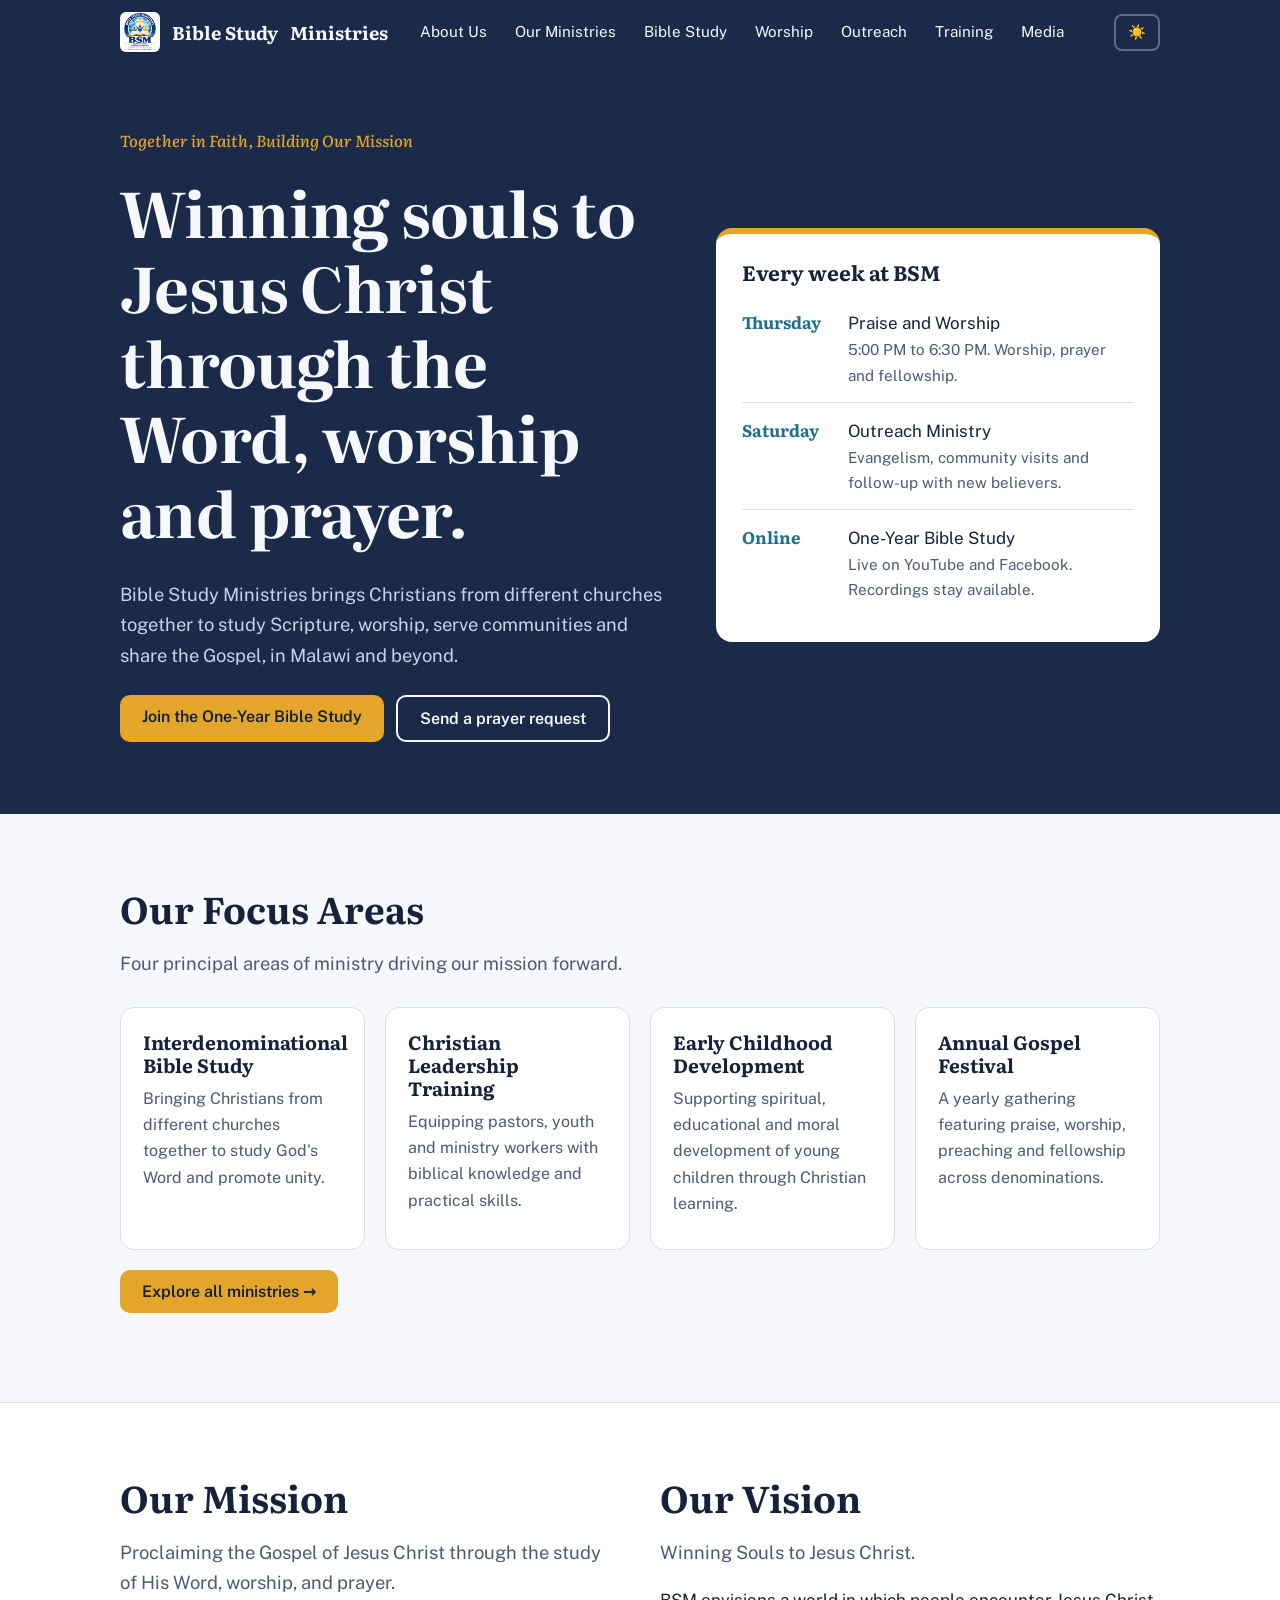
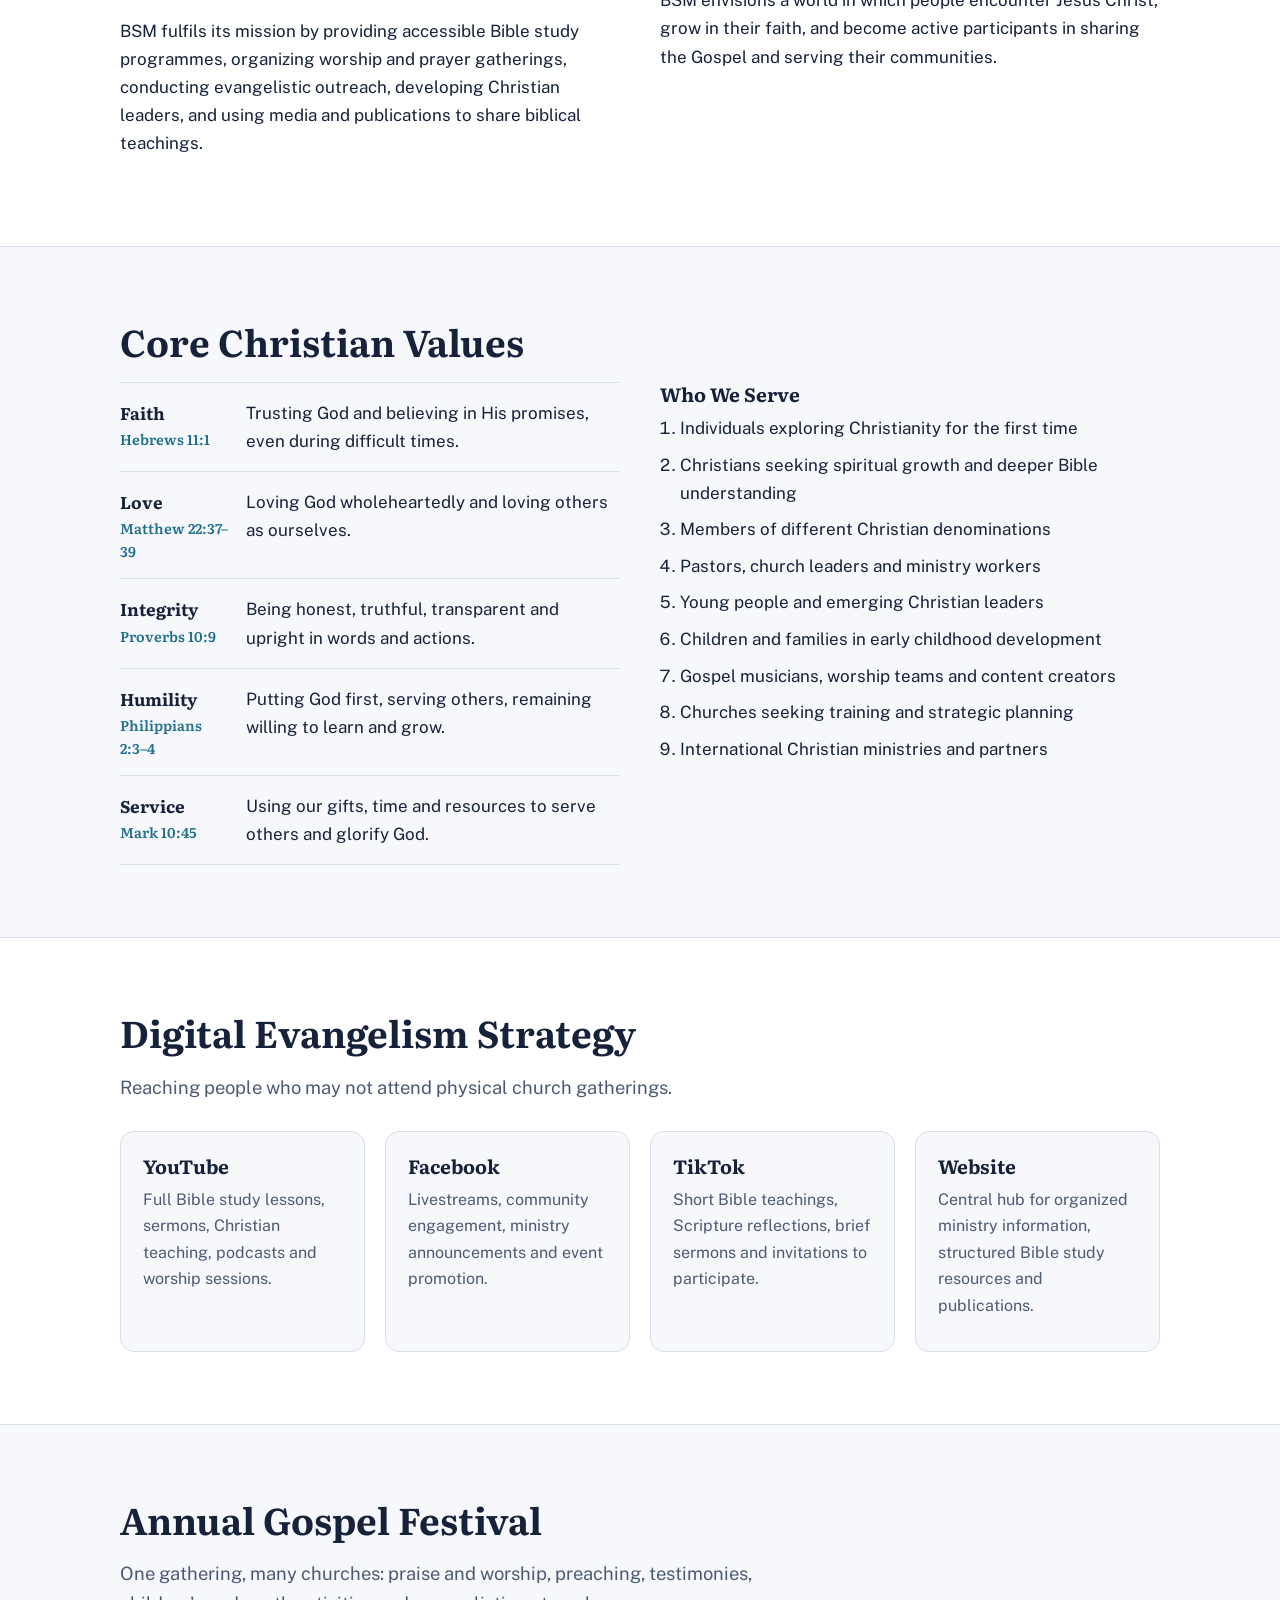
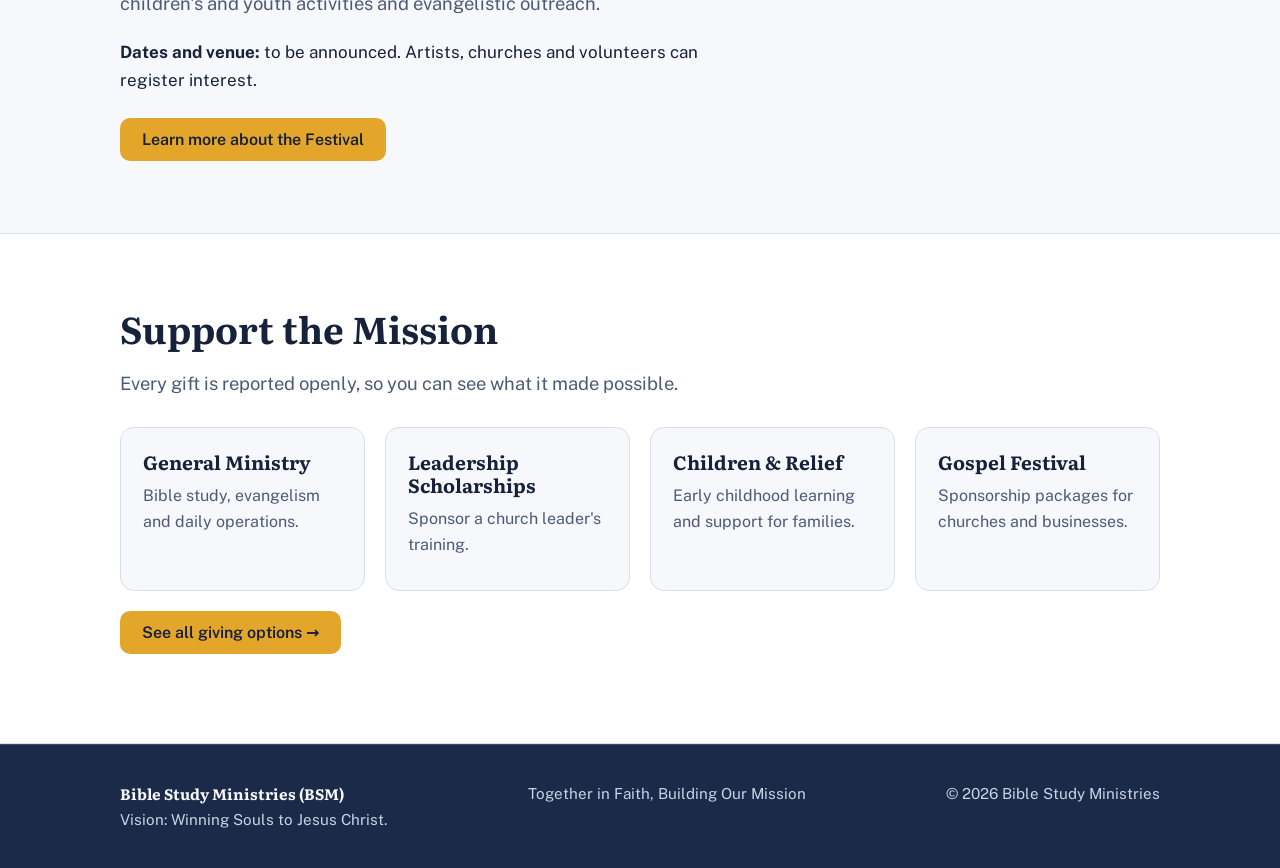
<file: index.html>
<!DOCTYPE html>
<html lang="en">
<head>
<meta charset="utf-8">
<meta name="viewport" content="width=device-width, initial-scale=1, viewport-fit=cover">
<title>Bible Study Ministries (BSM) – Together in Faith, Building Our Mission</title>
<link rel="preconnect" href="https://fonts.googleapis.com">
<link rel="preconnect" href="https://fonts.gstatic.com" crossorigin>
<link href="https://fonts.googleapis.com/css2?family=Literata:opsz,wght@7..72,500;7..72,700&family=Public+Sans:wght@400;500;600&display=swap" rel="stylesheet">
<link rel="stylesheet" href="css/style.css">
</head>
<body>
<header>
  <div class="wrap bar">
    <a class="brand" href="index.html"><img src="assets/emblem.png" alt="BSM Emblem"> Bible Study <span>Ministries</span></a>
    <button class="menu-btn" aria-label="Toggle menu">☰</button>
    <nav>
      <a href="about.html">About Us</a>
      <a href="ministries.html">Our Ministries</a>
      <a href="bible-study.html">Bible Study</a>
      <a href="worship.html">Worship</a>
      <a href="outreach.html">Outreach</a>
      <a href="training.html">Training</a>
      <a href="media.html">Media</a>
      <a href="publications.html">Publications</a>
      <a href="festival.html">Gospel Festival</a>
      <a href="partnerships.html">Partnerships</a>
      <a href="give.html">Give</a>
      <a href="contact.html">Contact</a>
    </nav>
  </div>
</header>

<main id="top">
<div class="hero">
  <div class="wrap">
    <div>
      <p class="motto">Together in Faith, Building Our Mission</p>
      <h1>Winning souls to Jesus Christ through the Word, worship and prayer.</h1>
      <p>Bible Study Ministries brings Christians from different churches together to study Scripture, worship, serve communities and share the Gospel, in Malawi and beyond.</p>
      <div class="cta">
        <a class="btn" href="bible-study.html">Join the One-Year Bible Study</a>
        <a class="btn ghost" href="contact.html">Send a prayer request</a>
      </div>
    </div>
    <aside class="week" aria-label="This week at BSM">
      <h2>Every week at BSM</h2>
      <div class="slot"><b>Thursday</b><div>Praise and Worship<span>5:00 PM to 6:30 PM. Worship, prayer and fellowship.</span></div></div>
      <div class="slot"><b>Saturday</b><div>Outreach Ministry<span>Evangelism, community visits and follow-up with new believers.</span></div></div>
      <div class="slot"><b>Online</b><div>One-Year Bible Study<span>Live on YouTube and Facebook. Recordings stay available.</span></div></div>
    </aside>
  </div>
</div>

<section id="ministries-overview">
  <div class="wrap">
    <h2>Our Focus Areas</h2>
    <p class="lead">Four principal areas of ministry driving our mission forward.</p>
    <div class="grid">
      <div class="card"><h3>Interdenominational Bible Study</h3><p>Bringing Christians from different churches together to study God's Word and promote unity.</p></div>
      <div class="card"><h3>Christian Leadership Training</h3><p>Equipping pastors, youth and ministry workers with biblical knowledge and practical skills.</p></div>
      <div class="card"><h3>Early Childhood Development</h3><p>Supporting spiritual, educational and moral development of young children through Christian learning.</p></div>
      <div class="card"><h3>Annual Gospel Festival</h3><p>A yearly gathering featuring praise, worship, preaching and fellowship across denominations.</p></div>
    </div>
    <p style="margin-top:20px"><a class="btn" href="ministries.html">Explore all ministries →</a></p>
  </div>
</section>

<section class="alt" id="mission">
  <div class="wrap two">
    <div>
      <h2>Our Mission</h2>
      <p class="lead">Proclaiming the Gospel of Jesus Christ through the study of His Word, worship, and prayer.</p>
      <p>BSM fulfils its mission by providing accessible Bible study programmes, organizing worship and prayer gatherings, conducting evangelistic outreach, developing Christian leaders, and using media and publications to share biblical teachings.</p>
    </div>
    <div>
      <h2>Our Vision</h2>
      <p class="lead">Winning Souls to Jesus Christ.</p>
      <p>BSM envisions a world in which people encounter Jesus Christ, grow in their faith, and become active participants in sharing the Gospel and serving their communities.</p>
    </div>
  </div>
</section>

<section id="core-values">
  <div class="wrap">
    <h2>Core Christian Values</h2>
    <div class="two">
      <ul class="vals">
        <li><strong>Faith<small>Hebrews 11:1</small></strong><span>Trusting God and believing in His promises, even during difficult times.</span></li>
        <li><strong>Love<small>Matthew 22:37–39</small></strong><span>Loving God wholeheartedly and loving others as ourselves.</span></li>
        <li><strong>Integrity<small>Proverbs 10:9</small></strong><span>Being honest, truthful, transparent and upright in words and actions.</span></li>
        <li><strong>Humility<small>Philippians 2:3–4</small></strong><span>Putting God first, serving others, remaining willing to learn and grow.</span></li>
        <li><strong>Service<small>Mark 10:45</small></strong><span>Using our gifts, time and resources to serve others and glorify God.</span></li>
      </ul>
      <div>
        <h3>Who We Serve</h3>
        <ol class="steps">
          <li>Individuals exploring Christianity for the first time</li>
          <li>Christians seeking spiritual growth and deeper Bible understanding</li>
          <li>Members of different Christian denominations</li>
          <li>Pastors, church leaders and ministry workers</li>
          <li>Young people and emerging Christian leaders</li>
          <li>Children and families in early childhood development</li>
          <li>Gospel musicians, worship teams and content creators</li>
          <li>Churches seeking training and strategic planning</li>
          <li>International Christian ministries and partners</li>
        </ol>
      </div>
    </div>
  </div>
</section>

<section class="alt" id="digital-strategy">
  <div class="wrap">
    <h2>Digital Evangelism Strategy</h2>
    <p class="lead">Reaching people who may not attend physical church gatherings.</p>
    <div class="grid">
      <div class="card"><h3>YouTube</h3><p>Full Bible study lessons, sermons, Christian teaching, podcasts and worship sessions.</p></div>
      <div class="card"><h3>Facebook</h3><p>Livestreams, community engagement, ministry announcements and event promotion.</p></div>
      <div class="card"><h3>TikTok</h3><p>Short Bible teachings, Scripture reflections, brief sermons and invitations to participate.</p></div>
      <div class="card"><h3>Website</h3><p>Central hub for organized ministry information, structured Bible study resources and publications.</p></div>
    </div>
  </div>
</section>

<section id="festival">
  <div class="wrap">
    <h2>Annual Gospel Festival</h2>
    <p class="lead">One gathering, many churches: praise and worship, preaching, testimonies, children's and youth activities and evangelistic outreach.</p>
    <p><strong>Dates and venue:</strong> to be announced. Artists, churches and volunteers can register interest.</p>
    <div class="cta"><a class="btn" href="festival.html">Learn more about the Festival</a></div>
  </div>
</section>

<section class="alt" id="give">
  <div class="wrap">
    <h2>Support the Mission</h2>
    <p class="lead">Every gift is reported openly, so you can see what it made possible.</p>
    <div class="grid">
      <div class="card"><h3>General Ministry</h3><p>Bible study, evangelism and daily operations.</p></div>
      <div class="card"><h3>Leadership Scholarships</h3><p>Sponsor a church leader's training.</p></div>
      <div class="card"><h3>Children & Relief</h3><p>Early childhood learning and support for families.</p></div>
      <div class="card"><h3>Gospel Festival</h3><p>Sponsorship packages for churches and businesses.</p></div>
    </div>
    <p style="margin-top:20px"><a class="btn" href="give.html">See all giving options →</a></p>
  </div>
</section>
</main>

<footer>
  <div class="wrap">
    <div><b>Bible Study Ministries (BSM)</b><br>Vision: Winning Souls to Jesus Christ.</div>
    <div>Together in Faith, Building Our Mission</div>
    <div>© 2026 Bible Study Ministries</div>
  </div>
</footer>
<script src="js/main.js"></script>
</body>
</html>
</file>
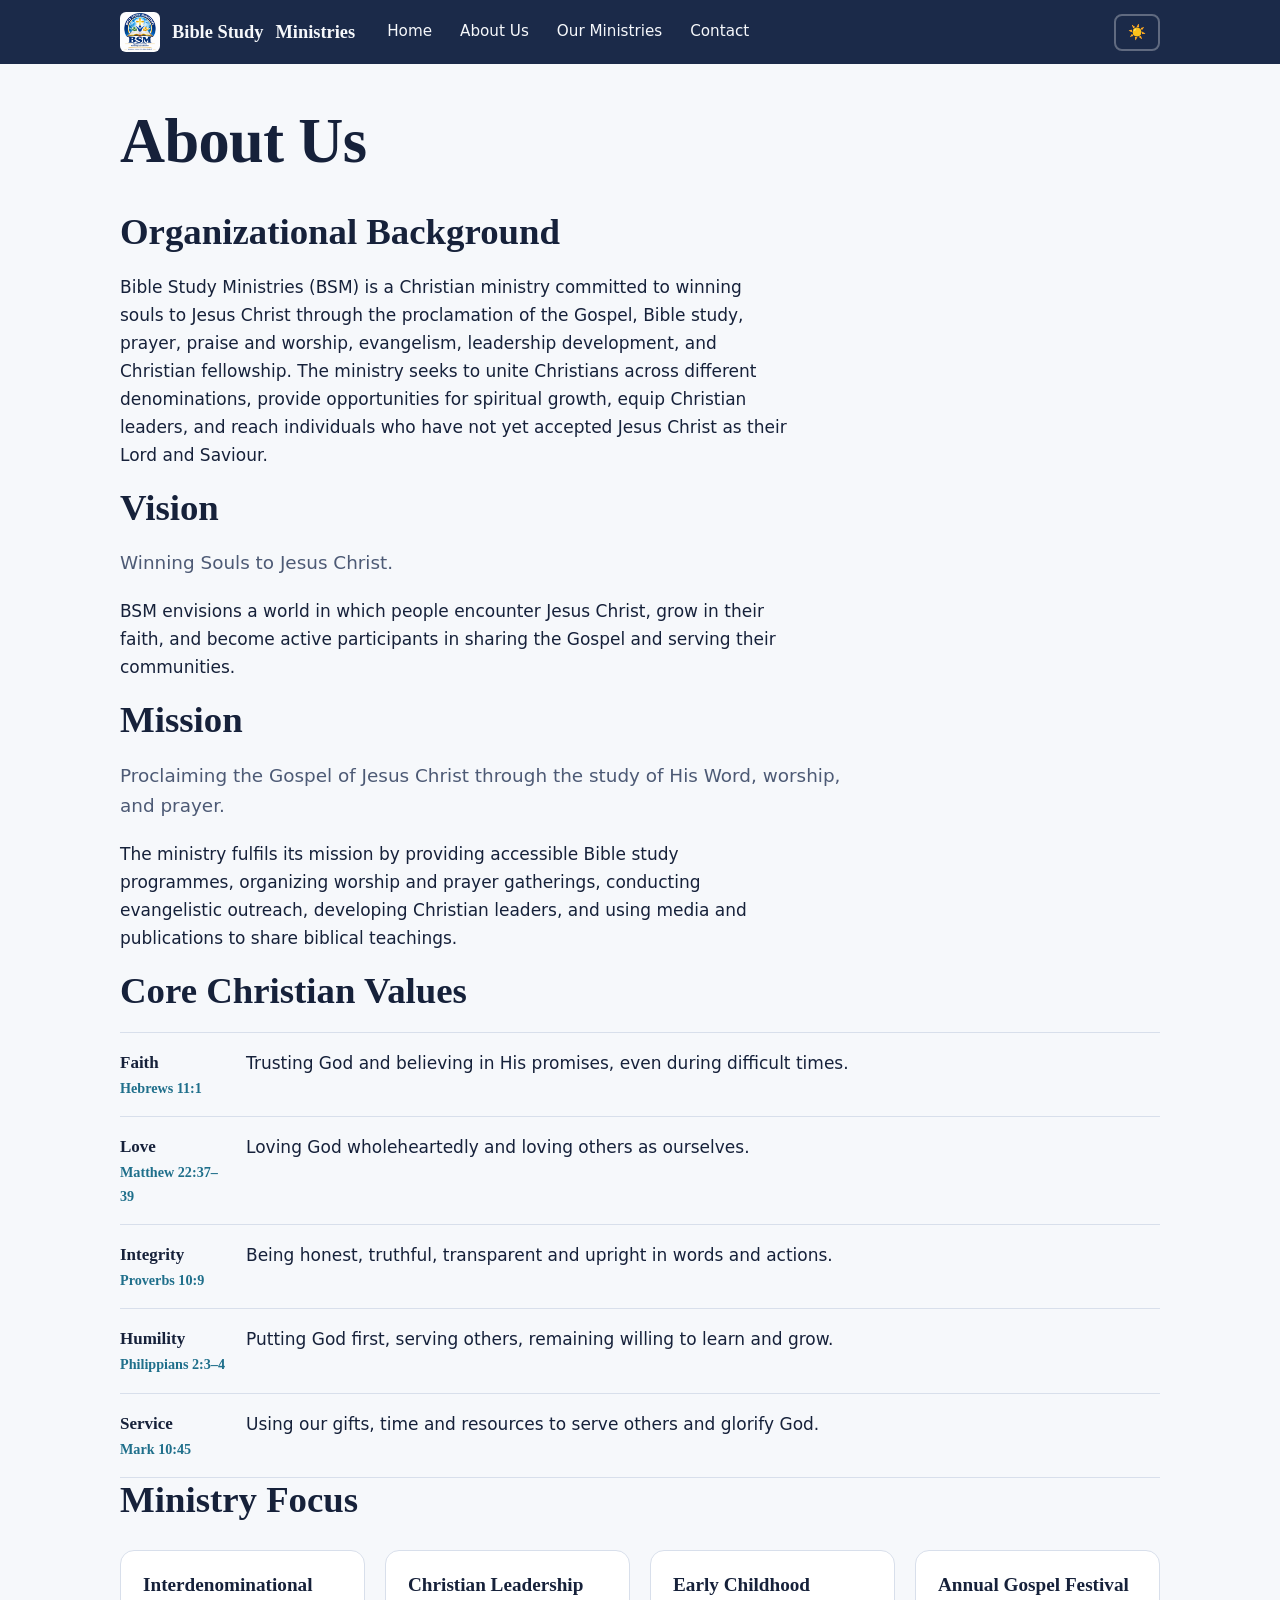
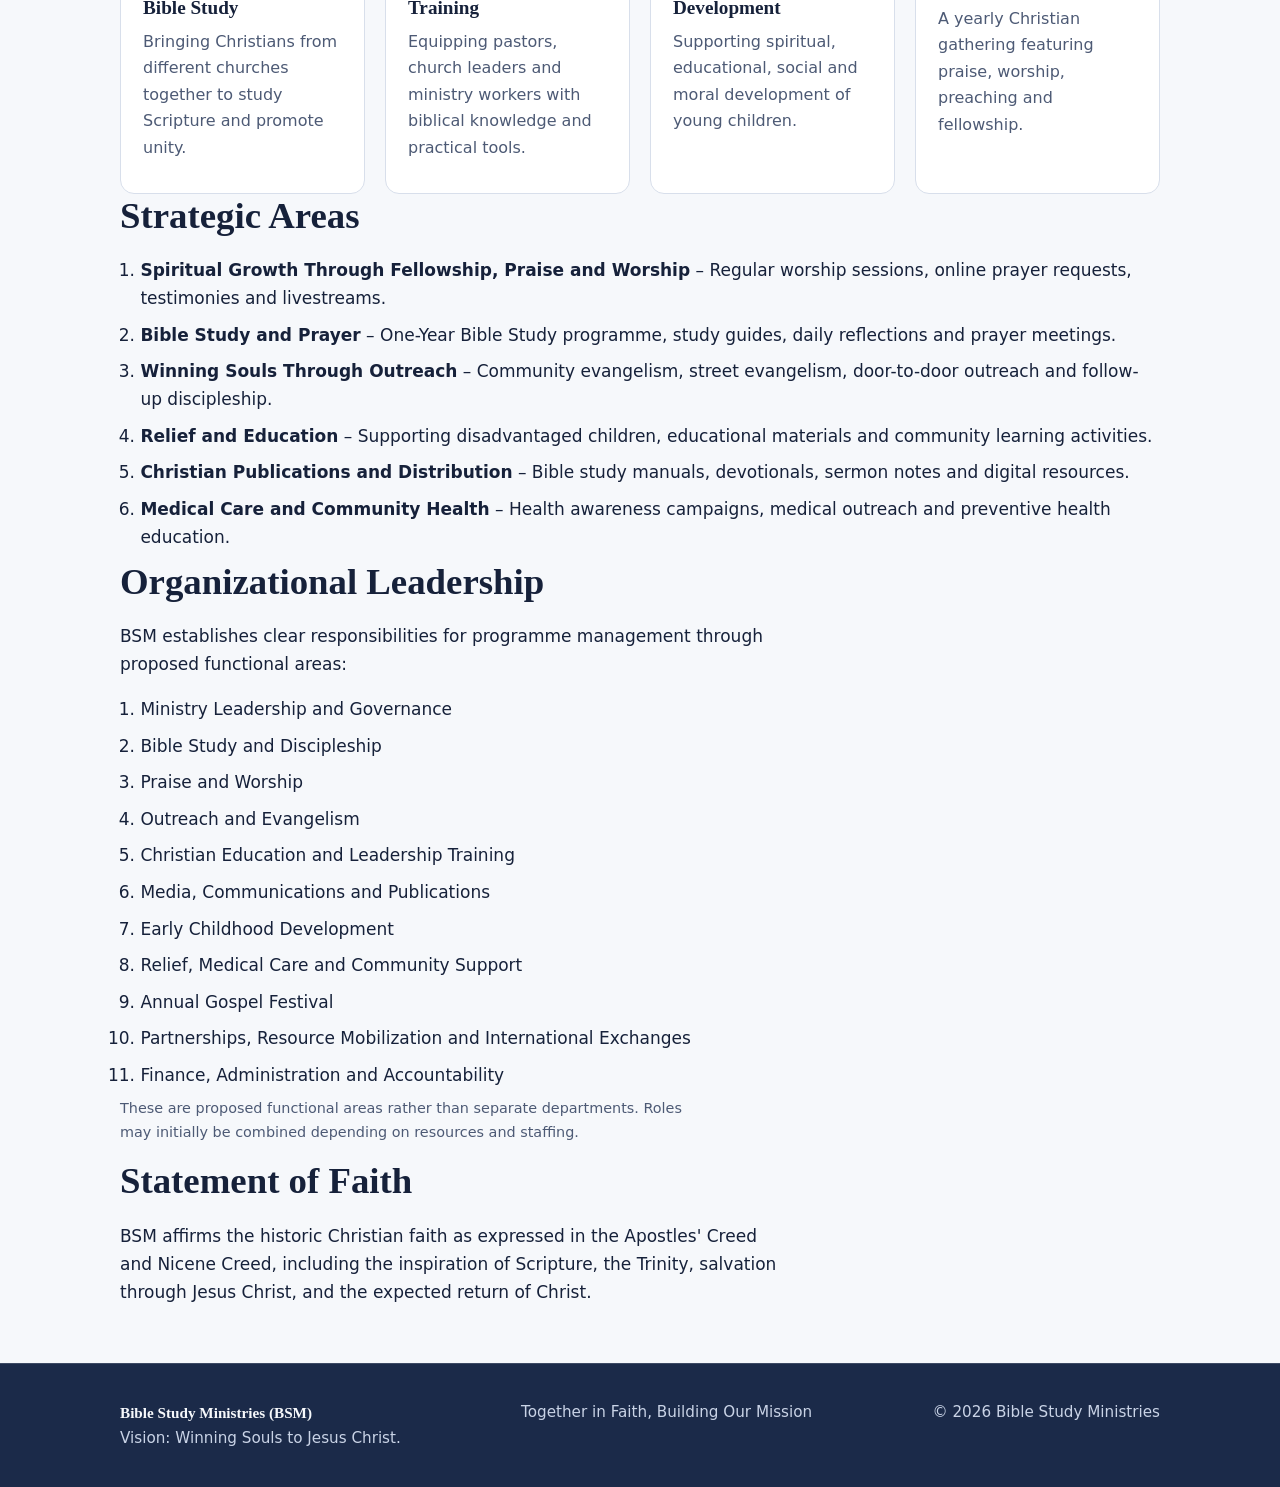
<file: about.html>
<!DOCTYPE html>
<html lang="en">
<head>
<meta charset="utf-8">
<meta name="viewport" content="width=device-width, initial-scale=1">
<title>About Us - Bible Study Ministries</title>
<link rel="stylesheet" href="css/style.css">
</head>
<body>
<header>
  <div class="wrap bar">
    <a class="brand" href="index.html"><img src="assets/emblem.png" alt="BSM Emblem"> Bible Study <span>Ministries</span></a>
    <button class="menu-btn" aria-label="Toggle menu">☰</button>
    <nav>
      <a href="index.html">Home</a>
      <a href="about.html">About Us</a>
      <a href="ministries.html">Our Ministries</a>
      <a href="contact.html">Contact</a>
    </nav>
  </div>
</header>

<main class="wrap" style="padding:40px 20px">
  <h1>About Us</h1>
  
  <h2>Organizational Background</h2>
  <p>Bible Study Ministries (BSM) is a Christian ministry committed to winning souls to Jesus Christ through the proclamation of the Gospel, Bible study, prayer, praise and worship, evangelism, leadership development, and Christian fellowship. The ministry seeks to unite Christians across different denominations, provide opportunities for spiritual growth, equip Christian leaders, and reach individuals who have not yet accepted Jesus Christ as their Lord and Saviour.</p>
  
  <h2>Vision</h2>
  <p class="lead">Winning Souls to Jesus Christ.</p>
  <p>BSM envisions a world in which people encounter Jesus Christ, grow in their faith, and become active participants in sharing the Gospel and serving their communities.</p>
  
  <h2>Mission</h2>
  <p class="lead">Proclaiming the Gospel of Jesus Christ through the study of His Word, worship, and prayer.</p>
  <p>The ministry fulfils its mission by providing accessible Bible study programmes, organizing worship and prayer gatherings, conducting evangelistic outreach, developing Christian leaders, and using media and publications to share biblical teachings.</p>
  
  <h2>Core Christian Values</h2>
  <ul class="vals">
    <li><strong>Faith<small>Hebrews 11:1</small></strong><span>Trusting God and believing in His promises, even during difficult times.</span></li>
    <li><strong>Love<small>Matthew 22:37–39</small></strong><span>Loving God wholeheartedly and loving others as ourselves.</span></li>
    <li><strong>Integrity<small>Proverbs 10:9</small></strong><span>Being honest, truthful, transparent and upright in words and actions.</span></li>
    <li><strong>Humility<small>Philippians 2:3–4</small></strong><span>Putting God first, serving others, remaining willing to learn and grow.</span></li>
    <li><strong>Service<small>Mark 10:45</small></strong><span>Using our gifts, time and resources to serve others and glorify God.</span></li>
  </ul>
  
  <h2>Ministry Focus</h2>
  <div class="grid">
    <div class="card"><h3>Interdenominational Bible Study</h3><p>Bringing Christians from different churches together to study Scripture and promote unity.</p></div>
    <div class="card"><h3>Christian Leadership Training</h3><p>Equipping pastors, church leaders and ministry workers with biblical knowledge and practical tools.</p></div>
    <div class="card"><h3>Early Childhood Development</h3><p>Supporting spiritual, educational, social and moral development of young children.</p></div>
    <div class="card"><h3>Annual Gospel Festival</h3><p>A yearly Christian gathering featuring praise, worship, preaching and fellowship.</p></div>
  </div>
  
  <h2>Strategic Areas</h2>
  <ol class="steps">
    <li><strong>Spiritual Growth Through Fellowship, Praise and Worship</strong> – Regular worship sessions, online prayer requests, testimonies and livestreams.</li>
    <li><strong>Bible Study and Prayer</strong> – One-Year Bible Study programme, study guides, daily reflections and prayer meetings.</li>
    <li><strong>Winning Souls Through Outreach</strong> – Community evangelism, street evangelism, door-to-door outreach and follow-up discipleship.</li>
    <li><strong>Relief and Education</strong> – Supporting disadvantaged children, educational materials and community learning activities.</li>
    <li><strong>Christian Publications and Distribution</strong> – Bible study manuals, devotionals, sermon notes and digital resources.</li>
    <li><strong>Medical Care and Community Health</strong> – Health awareness campaigns, medical outreach and preventive health education.</li>
  </ol>
  
  <h2>Organizational Leadership</h2>
  <p>BSM establishes clear responsibilities for programme management through proposed functional areas:</p>
  <ol class="steps">
    <li>Ministry Leadership and Governance</li>
    <li>Bible Study and Discipleship</li>
    <li>Praise and Worship</li>
    <li>Outreach and Evangelism</li>
    <li>Christian Education and Leadership Training</li>
    <li>Media, Communications and Publications</li>
    <li>Early Childhood Development</li>
    <li>Relief, Medical Care and Community Support</li>
    <li>Annual Gospel Festival</li>
    <li>Partnerships, Resource Mobilization and International Exchanges</li>
    <li>Finance, Administration and Accountability</li>
  </ol>
  <p class="note">These are proposed functional areas rather than separate departments. Roles may initially be combined depending on resources and staffing.</p>
  
  <h2>Statement of Faith</h2>
  <p>BSM affirms the historic Christian faith as expressed in the Apostles' Creed and Nicene Creed, including the inspiration of Scripture, the Trinity, salvation through Jesus Christ, and the expected return of Christ.</p>
</main>

<footer>
  <div class="wrap">
    <div><b>Bible Study Ministries (BSM)</b><br>Vision: Winning Souls to Jesus Christ.</div>
    <div>Together in Faith, Building Our Mission</div>
    <div>© 2026 Bible Study Ministries</div>
  </div>
</footer>
<script src="js/main.js"></script>
</body>
</html>
</file>
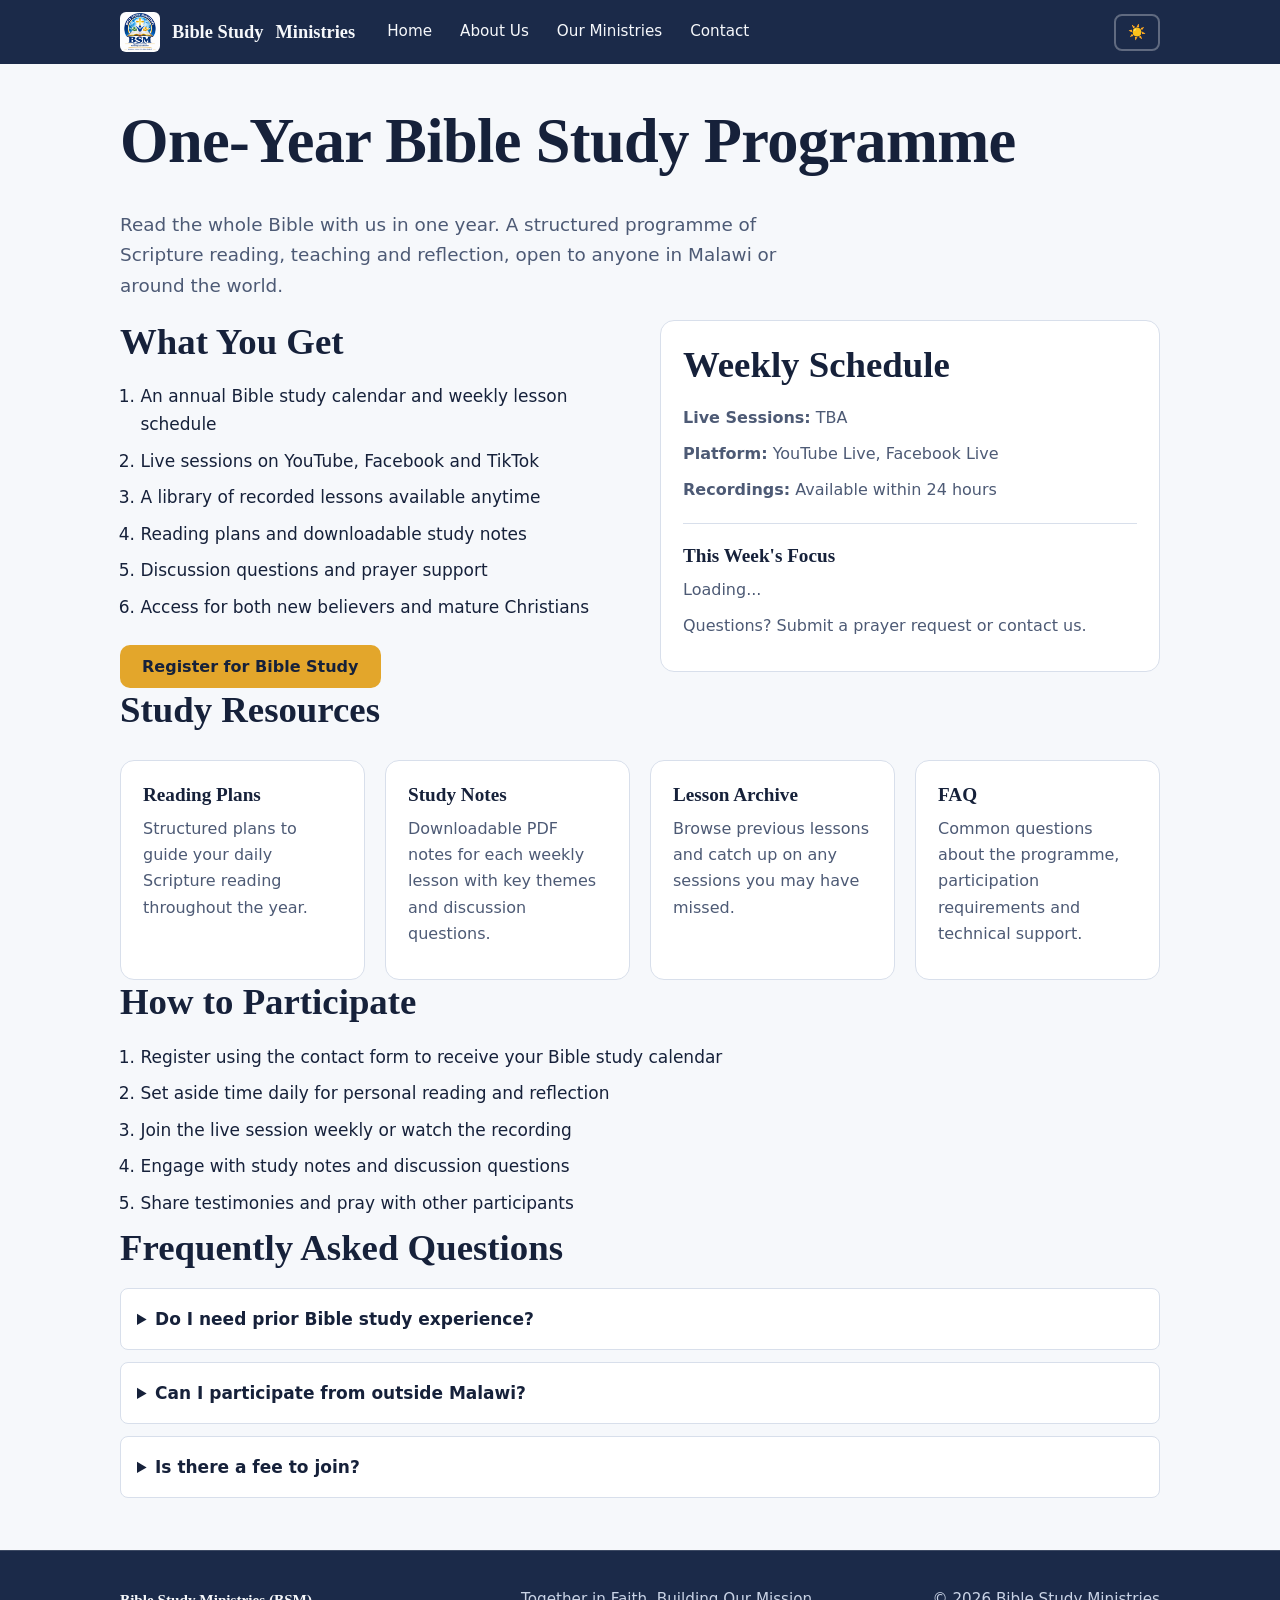
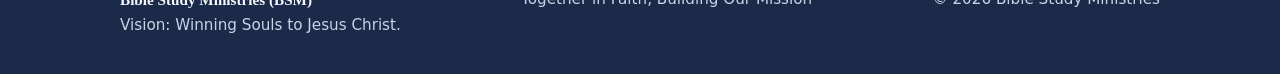
<file: bible-study.html>
<!DOCTYPE html>
<html lang="en">
<head>
<meta charset="utf-8">
<meta name="viewport" content="width=device-width, initial-scale=1">
<title>Bible Study - Bible Study Ministries</title>
<link rel="stylesheet" href="css/style.css">
</head>
<body>
<header>
  <div class="wrap bar">
    <a class="brand" href="index.html"><img src="assets/emblem.png" alt="BSM Emblem"> Bible Study <span>Ministries</span></a>
    <button class="menu-btn" aria-label="Toggle menu">☰</button>
    <nav>
      <a href="index.html">Home</a>
      <a href="about.html">About Us</a>
      <a href="ministries.html">Our Ministries</a>
      <a href="contact.html">Contact</a>
    </nav>
  </div>
</header>

<main class="wrap" style="padding:40px 20px">
  <h1>One-Year Bible Study Programme</h1>
  <p class="lead">Read the whole Bible with us in one year. A structured programme of Scripture reading, teaching and reflection, open to anyone in Malawi or around the world.</p>
  
  <div class="two">
    <div>
      <h2>What You Get</h2>
      <ol class="steps">
        <li>An annual Bible study calendar and weekly lesson schedule</li>
        <li>Live sessions on YouTube, Facebook and TikTok</li>
        <li>A library of recorded lessons available anytime</li>
        <li>Reading plans and downloadable study notes</li>
        <li>Discussion questions and prayer support</li>
        <li>Access for both new believers and mature Christians</li>
      </ol>
      <div class="cta" style="margin-top:24px">
        <a class="btn" href="contact.html">Register for Bible Study</a>
      </div>
    </div>
    
    <div class="card">
      <h2>Weekly Schedule</h2>
      <p><strong>Live Sessions:</strong> TBA</p>
      <p><strong>Platform:</strong> YouTube Live, Facebook Live</p>
      <p><strong>Recordings:</strong> Available within 24 hours</p>
      <hr style="border:none;border-top:1px solid var(--line);margin:20px 0">
      <h3>This Week's Focus</h3>
      <p id="weekly-lesson">Loading...</p>
      <p class="note">Questions? Submit a prayer request or contact us.</p>
    </div>
  </div>
  
  <h2>Study Resources</h2>
  <div class="grid">
    <div class="card"><h3>Reading Plans</h3><p>Structured plans to guide your daily Scripture reading throughout the year.</p></div>
    <div class="card"><h3>Study Notes</h3><p>Downloadable PDF notes for each weekly lesson with key themes and discussion questions.</p></div>
    <div class="card"><h3>Lesson Archive</h3><p>Browse previous lessons and catch up on any sessions you may have missed.</p></div>
    <div class="card"><h3>FAQ</h3><p>Common questions about the programme, participation requirements and technical support.</p></div>
  </div>
  
  <h2>How to Participate</h2>
  <ol class="steps">
    <li>Register using the contact form to receive your Bible study calendar</li>
    <li>Set aside time daily for personal reading and reflection</li>
    <li>Join the live session weekly or watch the recording</li>
    <li>Engage with study notes and discussion questions</li>
    <li>Share testimonies and pray with other participants</li>
  </ol>
  
  <h2>Frequently Asked Questions</h2>
  <details style="margin-bottom:12px;padding:16px;background:var(--surface);border-radius:8px;border:1px solid var(--line)">
    <summary style="font-weight:600;cursor:pointer">Do I need prior Bible study experience?</summary>
    <p style="margin-top:8px">No. The programme is designed for believers at all stages, from those new to the Christian faith to mature Christians seeking deeper understanding.</p>
  </details>
  <details style="margin-bottom:12px;padding:16px;background:var(--surface);border-radius:8px;border:1px solid var(--line)">
    <summary style="font-weight:600;cursor:pointer">Can I participate from outside Malawi?</summary>
    <p style="margin-top:8px">Yes. The programme is accessible worldwide through our online platforms.</p>
  </details>
  <details style="margin-bottom:12px;padding:16px;background:var(--surface);border-radius:8px;border:1px solid var(--line)">
    <summary style="font-weight:600;cursor:pointer">Is there a fee to join?</summary>
    <p style="margin-top:8px">The basic Bible study programme is free. Some specialized training courses may have associated costs or sponsorship opportunities.</p>
  </details>
</main>

<footer>
  <div class="wrap">
    <div><b>Bible Study Ministries (BSM)</b><br>Vision: Winning Souls to Jesus Christ.</div>
    <div>Together in Faith, Building Our Mission</div>
    <div>© 2026 Bible Study Ministries</div>
  </div>
</footer>
<script src="js/main.js"></script>
</body>
</html>
</file>
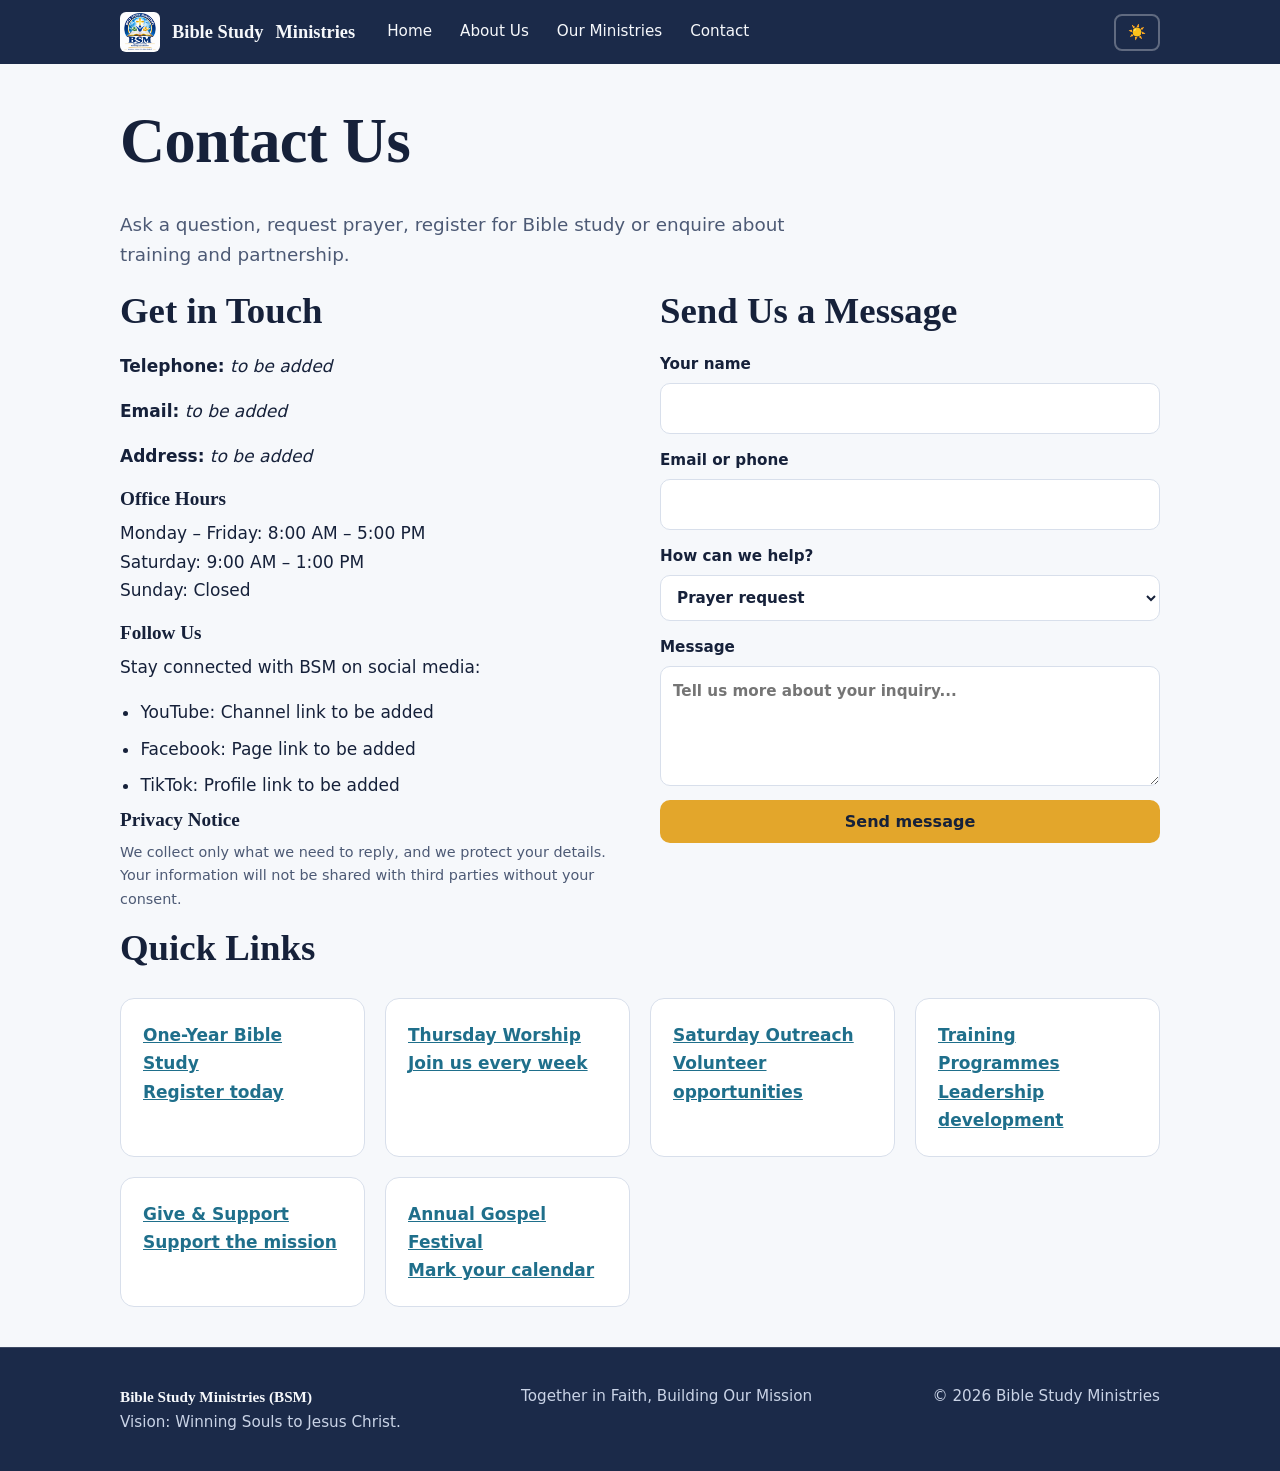
<file: contact.html>
<!DOCTYPE html>
<html lang="en">
<head>
<meta charset="utf-8">
<meta name="viewport" content="width=device-width, initial-scale=1">
<title>Contact Us - Bible Study Ministries</title>
<link rel="stylesheet" href="css/style.css">
</head>
<body>
<header>
  <div class="wrap bar">
    <a class="brand" href="index.html"><img src="assets/emblem.png" alt="BSM Emblem"> Bible Study <span>Ministries</span></a>
    <button class="menu-btn" aria-label="Toggle menu">☰</button>
    <nav>
      <a href="index.html">Home</a>
      <a href="about.html">About Us</a>
      <a href="ministries.html">Our Ministries</a>
      <a href="contact.html">Contact</a>
    </nav>
  </div>
</header>

<main class="wrap" style="padding:40px 20px">
  <h1>Contact Us</h1>
  <p class="lead">Ask a question, request prayer, register for Bible study or enquire about training and partnership.</p>
  
  <div class="two">
    <div>
      <h2>Get in Touch</h2>
      <p><strong>Telephone:</strong> <em>to be added</em></p>
      <p><strong>Email:</strong> <em>to be added</em></p>
      <p><strong>Address:</strong> <em>to be added</em></p>
      
      <h3>Office Hours</h3>
      <p>Monday – Friday: 8:00 AM – 5:00 PM<br>
      Saturday: 9:00 AM – 1:00 PM<br>
      Sunday: Closed</p>
      
      <h3>Follow Us</h3>
      <p>Stay connected with BSM on social media:</p>
      <ul class="steps">
        <li>YouTube: Channel link to be added</li>
        <li>Facebook: Page link to be added</li>
        <li>TikTok: Profile link to be added</li>
      </ul>
      
      <h3>Privacy Notice</h3>
      <p class="note">We collect only what we need to reply, and we protect your details. Your information will not be shared with third parties without your consent.</p>
    </div>
    
    <div>
      <h2>Send Us a Message</h2>
      <form id="f" aria-label="Contact form">
        <label>Your name<input name="name" required autocomplete="name"></label>
        <label>Email or phone<input name="contact" required autocomplete="email"></label>
        <label>How can we help?
          <select name="type">
            <option>Prayer request</option>
            <option>Register for Bible study</option>
            <option>Training or church planning</option>
            <option>Volunteer for outreach</option>
            <option>Partnership enquiry</option>
            <option>Give or donate</option>
            <option>Publication request</option>
            <option>General question</option>
          </select>
        </label>
        <label>Message<textarea name="msg" required placeholder="Tell us more about your inquiry..."></textarea></label>
        <button class="btn" type="submit">Send message</button>
        <div id="ok" role="status">Thank you. Your message has been received and we will be in touch shortly.</div>
      </form>
    </div>
  </div>
  
  <h2>Quick Links</h2>
  <div class="grid">
    <div class="card"><a href="bible-study.html"><strong>One-Year Bible Study</strong><br>Register today</a></div>
    <div class="card"><a href="worship.html"><strong>Thursday Worship</strong><br>Join us every week</a></div>
    <div class="card"><a href="outreach.html"><strong>Saturday Outreach</strong><br>Volunteer opportunities</a></div>
    <div class="card"><a href="training.html"><strong>Training Programmes</strong><br>Leadership development</a></div>
    <div class="card"><a href="give.html"><strong>Give & Support</strong><br>Support the mission</a></div>
    <div class="card"><a href="festival.html"><strong>Annual Gospel Festival</strong><br>Mark your calendar</a></div>
  </div>
</main>

<footer>
  <div class="wrap">
    <div><b>Bible Study Ministries (BSM)</b><br>Vision: Winning Souls to Jesus Christ.</div>
    <div>Together in Faith, Building Our Mission</div>
    <div>© 2026 Bible Study Ministries</div>
  </div>
</footer>
<script src="js/main.js"></script>
</body>
</html>
</file>
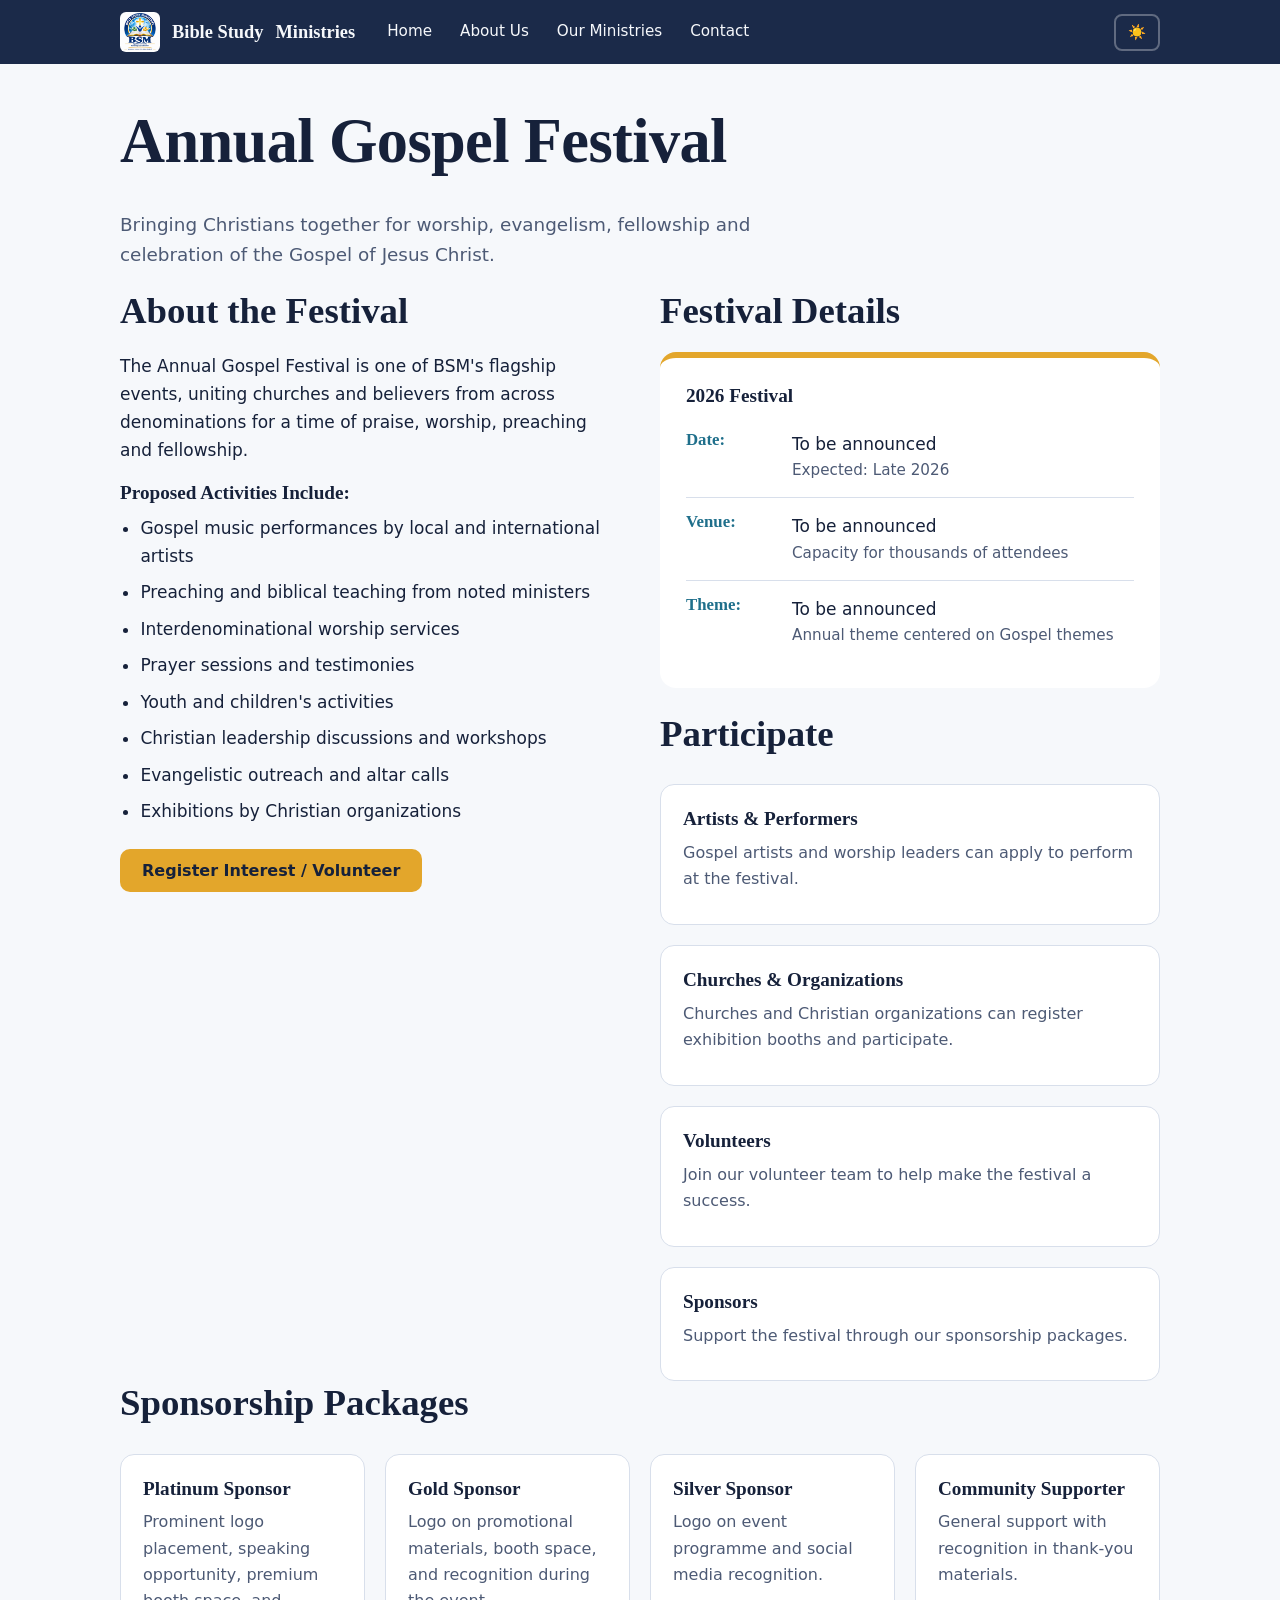
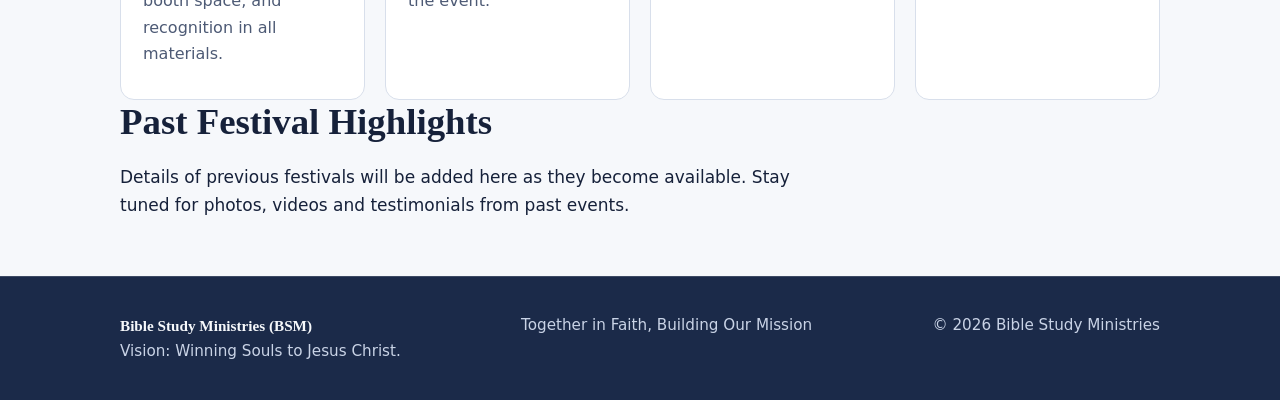
<file: festival.html>
<!DOCTYPE html>
<html lang="en">
<head>
<meta charset="utf-8">
<meta name="viewport" content="width=device-width, initial-scale=1">
<title>Annual Gospel Festival - Bible Study Ministries</title>
<link rel="stylesheet" href="css/style.css">
</head>
<body>
<header>
  <div class="wrap bar">
    <a class="brand" href="index.html"><img src="assets/emblem.png" alt="BSM Emblem"> Bible Study <span>Ministries</span></a>
    <button class="menu-btn" aria-label="Toggle menu">☰</button>
    <nav>
      <a href="index.html">Home</a>
      <a href="about.html">About Us</a>
      <a href="ministries.html">Our Ministries</a>
      <a href="contact.html">Contact</a>
    </nav>
  </div>
</header>

<main class="wrap" style="padding:40px 20px">
  <h1>Annual Gospel Festival</h1>
  <p class="lead">Bringing Christians together for worship, evangelism, fellowship and celebration of the Gospel of Jesus Christ.</p>
  
  <div class="two">
    <div>
      <h2>About the Festival</h2>
      <p>The Annual Gospel Festival is one of BSM's flagship events, uniting churches and believers from across denominations for a time of praise, worship, preaching and fellowship.</p>
      
      <h3>Proposed Activities Include:</h3>
      <ul class="steps">
        <li>Gospel music performances by local and international artists</li>
        <li>Preaching and biblical teaching from noted ministers</li>
        <li>Interdenominational worship services</li>
        <li>Prayer sessions and testimonies</li>
        <li>Youth and children's activities</li>
        <li>Christian leadership discussions and workshops</li>
        <li>Evangelistic outreach and altar calls</li>
        <li>Exhibitions by Christian organizations</li>
      </ul>
      
      <div class="cta" style="margin-top:24px">
        <a class="btn" href="#contact">Register Interest / Volunteer</a>
      </div>
    </div>
    
    <div>
      <h2>Festival Details</h2>
      <div class="week" style="margin-bottom:24px">
        <h3>2026 Festival</h3>
        <div class="slot"><b>Date:</b><div>To be announced<span>Expected: Late 2026</span></div></div>
        <div class="slot"><b>Venue:</b><div>To be announced<span>Capacity for thousands of attendees</span></div></div>
        <div class="slot"><b>Theme:</b><div>To be announced<span>Annual theme centered on Gospel themes</span></div></div>
      </div>
      
      <h2>Participate</h2>
      <div class="grid" style="grid-template-columns:1fr">
        <div class="card">
          <h3>Artists & Performers</h3>
          <p>Gospel artists and worship leaders can apply to perform at the festival.</p>
        </div>
        <div class="card">
          <h3>Churches & Organizations</h3>
          <p>Churches and Christian organizations can register exhibition booths and participate.</p>
        </div>
        <div class="card">
          <h3>Volunteers</h3>
          <p>Join our volunteer team to help make the festival a success.</p>
        </div>
        <div class="card">
          <h3>Sponsors</h3>
          <p>Support the festival through our sponsorship packages.</p>
        </div>
      </div>
    </div>
  </div>
  
  <h2>Sponsorship Packages</h2>
  <div class="grid">
    <div class="card">
      <h3>Platinum Sponsor</h3>
      <p>Prominent logo placement, speaking opportunity, premium booth space, and recognition in all materials.</p>
    </div>
    <div class="card">
      <h3>Gold Sponsor</h3>
      <p>Logo on promotional materials, booth space, and recognition during the event.</p>
    </div>
    <div class="card">
      <h3>Silver Sponsor</h3>
      <p>Logo on event programme and social media recognition.</p>
    </div>
    <div class="card">
      <h3>Community Supporter</h3>
      <p>General support with recognition in thank-you materials.</p>
    </div>
  </div>
  
  <h2>Past Festival Highlights</h2>
  <p>Details of previous festivals will be added here as they become available. Stay tuned for photos, videos and testimonials from past events.</p>
</main>

<footer>
  <div class="wrap">
    <div><b>Bible Study Ministries (BSM)</b><br>Vision: Winning Souls to Jesus Christ.</div>
    <div>Together in Faith, Building Our Mission</div>
    <div>© 2026 Bible Study Ministries</div>
  </div>
</footer>
<script src="js/main.js"></script>
</body>
</html>
</file>
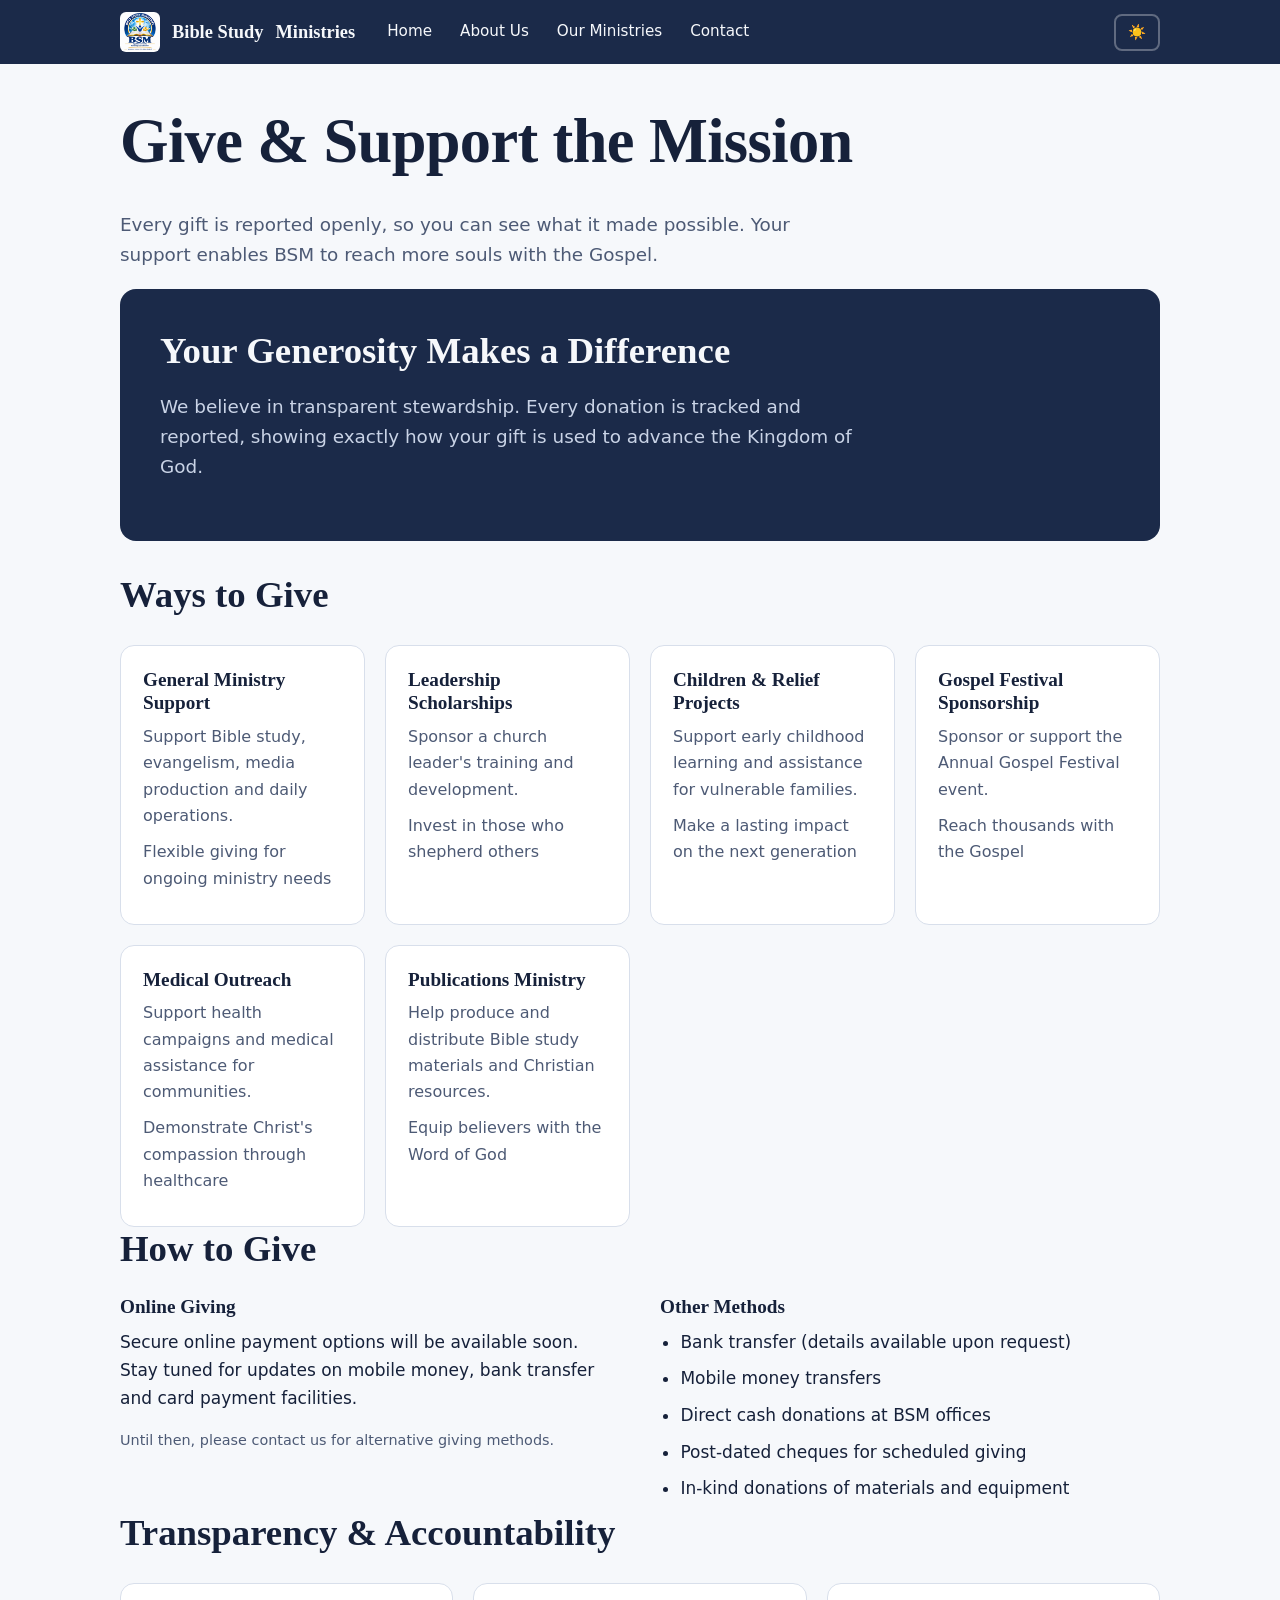
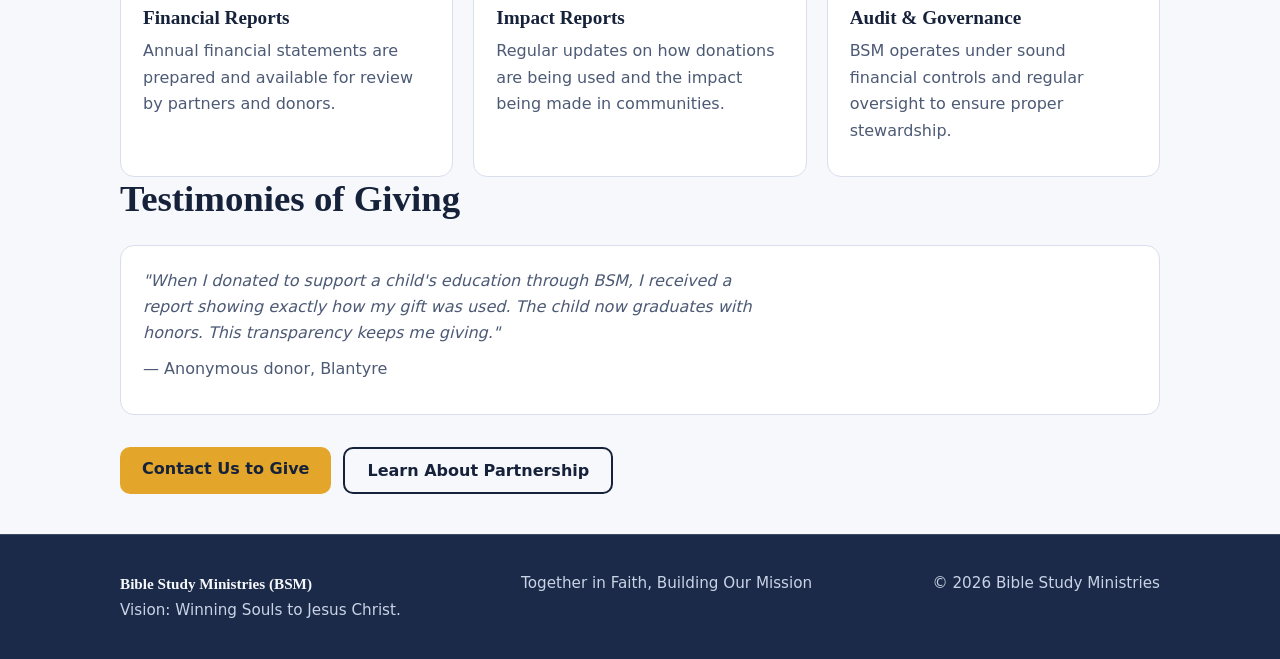
<file: give.html>
<!DOCTYPE html>
<html lang="en">
<head>
<meta charset="utf-8">
<meta name="viewport" content="width=device-width, initial-scale=1">
<title>Give & Support - Bible Study Ministries</title>
<link rel="stylesheet" href="css/style.css">
</head>
<body>
<header>
  <div class="wrap bar">
    <a class="brand" href="index.html"><img src="assets/emblem.png" alt="BSM Emblem"> Bible Study <span>Ministries</span></a>
    <button class="menu-btn" aria-label="Toggle menu">☰</button>
    <nav>
      <a href="index.html">Home</a>
      <a href="about.html">About Us</a>
      <a href="ministries.html">Our Ministries</a>
      <a href="contact.html">Contact</a>
    </nav>
  </div>
</header>

<main class="wrap" style="padding:40px 20px">
  <h1>Give & Support the Mission</h1>
  <p class="lead">Every gift is reported openly, so you can see what it made possible. Your support enables BSM to reach more souls with the Gospel.</p>
  
  <div class="give" style="padding:40px;border-radius:16px;margin-bottom:32px">
    <h2 style="color:var(--on-brand)">Your Generosity Makes a Difference</h2>
    <p class="lead" style="color:#C9D3E6">We believe in transparent stewardship. Every donation is tracked and reported, showing exactly how your gift is used to advance the Kingdom of God.</p>
  </div>
  
  <h2>Ways to Give</h2>
  <div class="grid">
    <div class="card">
      <h3>General Ministry Support</h3>
      <p>Support Bible study, evangelism, media production and daily operations.</p>
      <p class="note">Flexible giving for ongoing ministry needs</p>
    </div>
    
    <div class="card">
      <h3>Leadership Scholarships</h3>
      <p>Sponsor a church leader's training and development.</p>
      <p class="note">Invest in those who shepherd others</p>
    </div>
    
    <div class="card">
      <h3>Children & Relief Projects</h3>
      <p>Support early childhood learning and assistance for vulnerable families.</p>
      <p class="note">Make a lasting impact on the next generation</p>
    </div>
    
    <div class="card">
      <h3>Gospel Festival Sponsorship</h3>
      <p>Sponsor or support the Annual Gospel Festival event.</p>
      <p class="note">Reach thousands with the Gospel</p>
    </div>
    
    <div class="card">
      <h3>Medical Outreach</h3>
      <p>Support health campaigns and medical assistance for communities.</p>
      <p class="note">Demonstrate Christ's compassion through healthcare</p>
    </div>
    
    <div class="card">
      <h3>Publications Ministry</h3>
      <p>Help produce and distribute Bible study materials and Christian resources.</p>
      <p class="note">Equip believers with the Word of God</p>
    </div>
  </div>
  
  <h2>How to Give</h2>
  <div class="two" style="margin-top:24px">
    <div>
      <h3>Online Giving</h3>
      <p>Secure online payment options will be available soon. Stay tuned for updates on mobile money, bank transfer and card payment facilities.</p>
      <p class="note">Until then, please contact us for alternative giving methods.</p>
    </div>
    <div>
      <h3>Other Methods</h3>
      <ul class="steps">
        <li>Bank transfer (details available upon request)</li>
        <li>Mobile money transfers</li>
        <li>Direct cash donations at BSM offices</li>
        <li>Post-dated cheques for scheduled giving</li>
        <li>In-kind donations of materials and equipment</li>
      </ul>
    </div>
  </div>
  
  <h2>Transparency & Accountability</h2>
  <div class="grid">
    <div class="card">
      <h3>Financial Reports</h3>
      <p>Annual financial statements are prepared and available for review by partners and donors.</p>
    </div>
    <div class="card">
      <h3>Impact Reports</h3>
      <p>Regular updates on how donations are being used and the impact being made in communities.</p>
    </div>
    <div class="card">
      <h3>Audit & Governance</h3>
      <p>BSM operates under sound financial controls and regular oversight to ensure proper stewardship.</p>
    </div>
  </div>
  
  <h2>Testimonies of Giving</h2>
  <div class="card" style="margin-top:24px">
    <p><em>"When I donated to support a child's education through BSM, I received a report showing exactly how my gift was used. The child now graduates with honors. This transparency keeps me giving."</em></p>
    <p class="note">— Anonymous donor, Blantyre</p>
  </div>
  
  <div class="cta" style="margin-top:32px">
    <a class="btn" href="contact.html">Contact Us to Give</a>
    <a class="btn ghost" href="partnerships.html">Learn About Partnership</a>
  </div>
</main>

<footer>
  <div class="wrap">
    <div><b>Bible Study Ministries (BSM)</b><br>Vision: Winning Souls to Jesus Christ.</div>
    <div>Together in Faith, Building Our Mission</div>
    <div>© 2026 Bible Study Ministries</div>
  </div>
</footer>
<script src="js/main.js"></script>
</body>
</html>
</file>
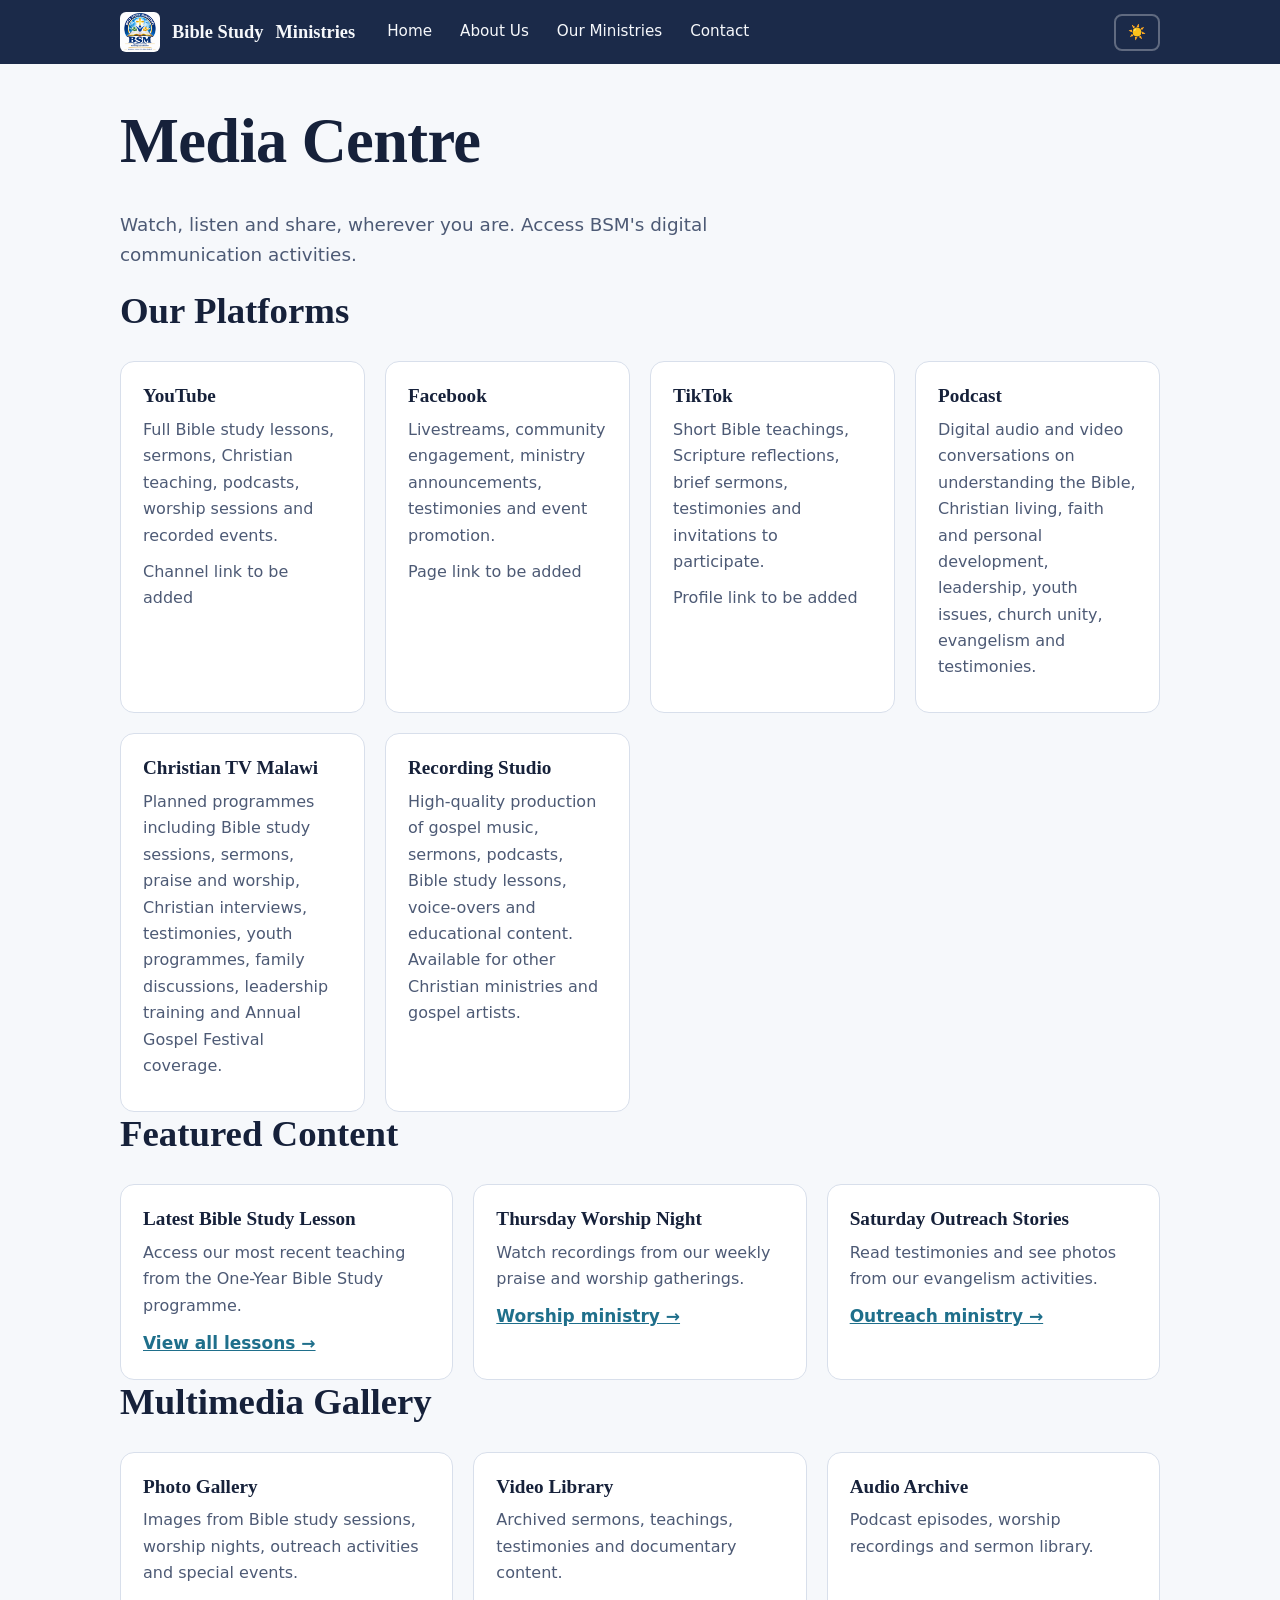
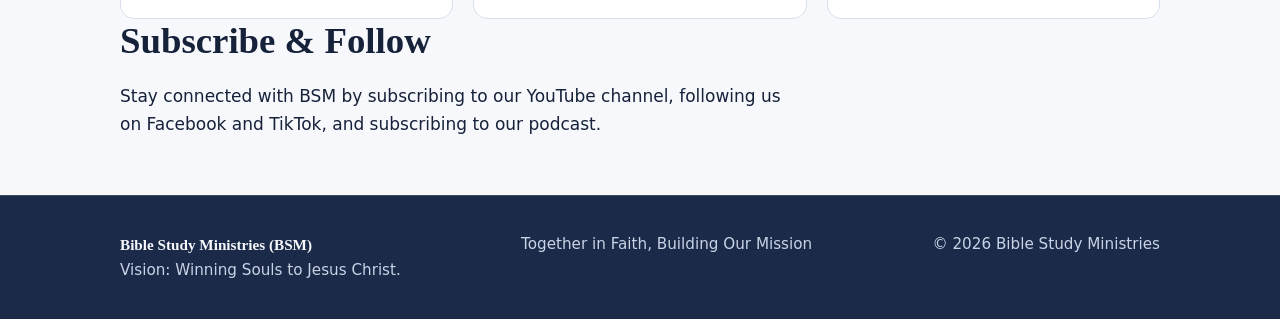
<file: media.html>
<!DOCTYPE html>
<html lang="en">
<head>
<meta charset="utf-8">
<meta name="viewport" content="width=device-width, initial-scale=1">
<title>Media Centre - Bible Study Ministries</title>
<link rel="stylesheet" href="css/style.css">
</head>
<body>
<header>
  <div class="wrap bar">
    <a class="brand" href="index.html"><img src="assets/emblem.png" alt="BSM Emblem"> Bible Study <span>Ministries</span></a>
    <button class="menu-btn" aria-label="Toggle menu">☰</button>
    <nav>
      <a href="index.html">Home</a>
      <a href="about.html">About Us</a>
      <a href="ministries.html">Our Ministries</a>
      <a href="contact.html">Contact</a>
    </nav>
  </div>
</header>

<main class="wrap" style="padding:40px 20px">
  <h1>Media Centre</h1>
  <p class="lead">Watch, listen and share, wherever you are. Access BSM's digital communication activities.</p>
  
  <h2>Our Platforms</h2>
  <div class="grid">
    <div class="card">
      <h3>YouTube</h3>
      <p>Full Bible study lessons, sermons, Christian teaching, podcasts, worship sessions and recorded events.</p>
      <p class="note">Channel link to be added</p>
    </div>
    
    <div class="card">
      <h3>Facebook</h3>
      <p>Livestreams, community engagement, ministry announcements, testimonies and event promotion.</p>
      <p class="note">Page link to be added</p>
    </div>
    
    <div class="card">
      <h3>TikTok</h3>
      <p>Short Bible teachings, Scripture reflections, brief sermons, testimonies and invitations to participate.</p>
      <p class="note">Profile link to be added</p>
    </div>
    
    <div class="card">
      <h3>Podcast</h3>
      <p>Digital audio and video conversations on understanding the Bible, Christian living, faith and personal development, leadership, youth issues, church unity, evangelism and testimonies.</p>
    </div>
    
    <div class="card">
      <h3>Christian TV Malawi</h3>
      <p>Planned programmes including Bible study sessions, sermons, praise and worship, Christian interviews, testimonies, youth programmes, family discussions, leadership training and Annual Gospel Festival coverage.</p>
    </div>
    
    <div class="card">
      <h3>Recording Studio</h3>
      <p>High-quality production of gospel music, sermons, podcasts, Bible study lessons, voice-overs and educational content. Available for other Christian ministries and gospel artists.</p>
    </div>
  </div>
  
  <h2>Featured Content</h2>
  <div class="grid">
    <div class="card">
      <h3>Latest Bible Study Lesson</h3>
      <p>Access our most recent teaching from the One-Year Bible Study programme.</p>
      <a href="bible-study.html">View all lessons →</a>
    </div>
    
    <div class="card">
      <h3>Thursday Worship Night</h3>
      <p>Watch recordings from our weekly praise and worship gatherings.</p>
      <a href="worship.html">Worship ministry →</a>
    </div>
    
    <div class="card">
      <h3>Saturday Outreach Stories</h3>
      <p>Read testimonies and see photos from our evangelism activities.</p>
      <a href="outreach.html">Outreach ministry →</a>
    </div>
  </div>
  
  <h2>Multimedia Gallery</h2>
  <div class="grid">
    <div class="card"><h3>Photo Gallery</h3><p>Images from Bible study sessions, worship nights, outreach activities and special events.</p></div>
    <div class="card"><h3>Video Library</h3><p>Archived sermons, teachings, testimonies and documentary content.</p></div>
    <div class="card"><h3>Audio Archive</h3><p>Podcast episodes, worship recordings and sermon library.</p></div>
  </div>
  
  <h2>Subscribe & Follow</h2>
  <p>Stay connected with BSM by subscribing to our YouTube channel, following us on Facebook and TikTok, and subscribing to our podcast.</p>
</main>

<footer>
  <div class="wrap">
    <div><b>Bible Study Ministries (BSM)</b><br>Vision: Winning Souls to Jesus Christ.</div>
    <div>Together in Faith, Building Our Mission</div>
    <div>© 2026 Bible Study Ministries</div>
  </div>
</footer>
<script src="js/main.js"></script>
</body>
</html>
</file>
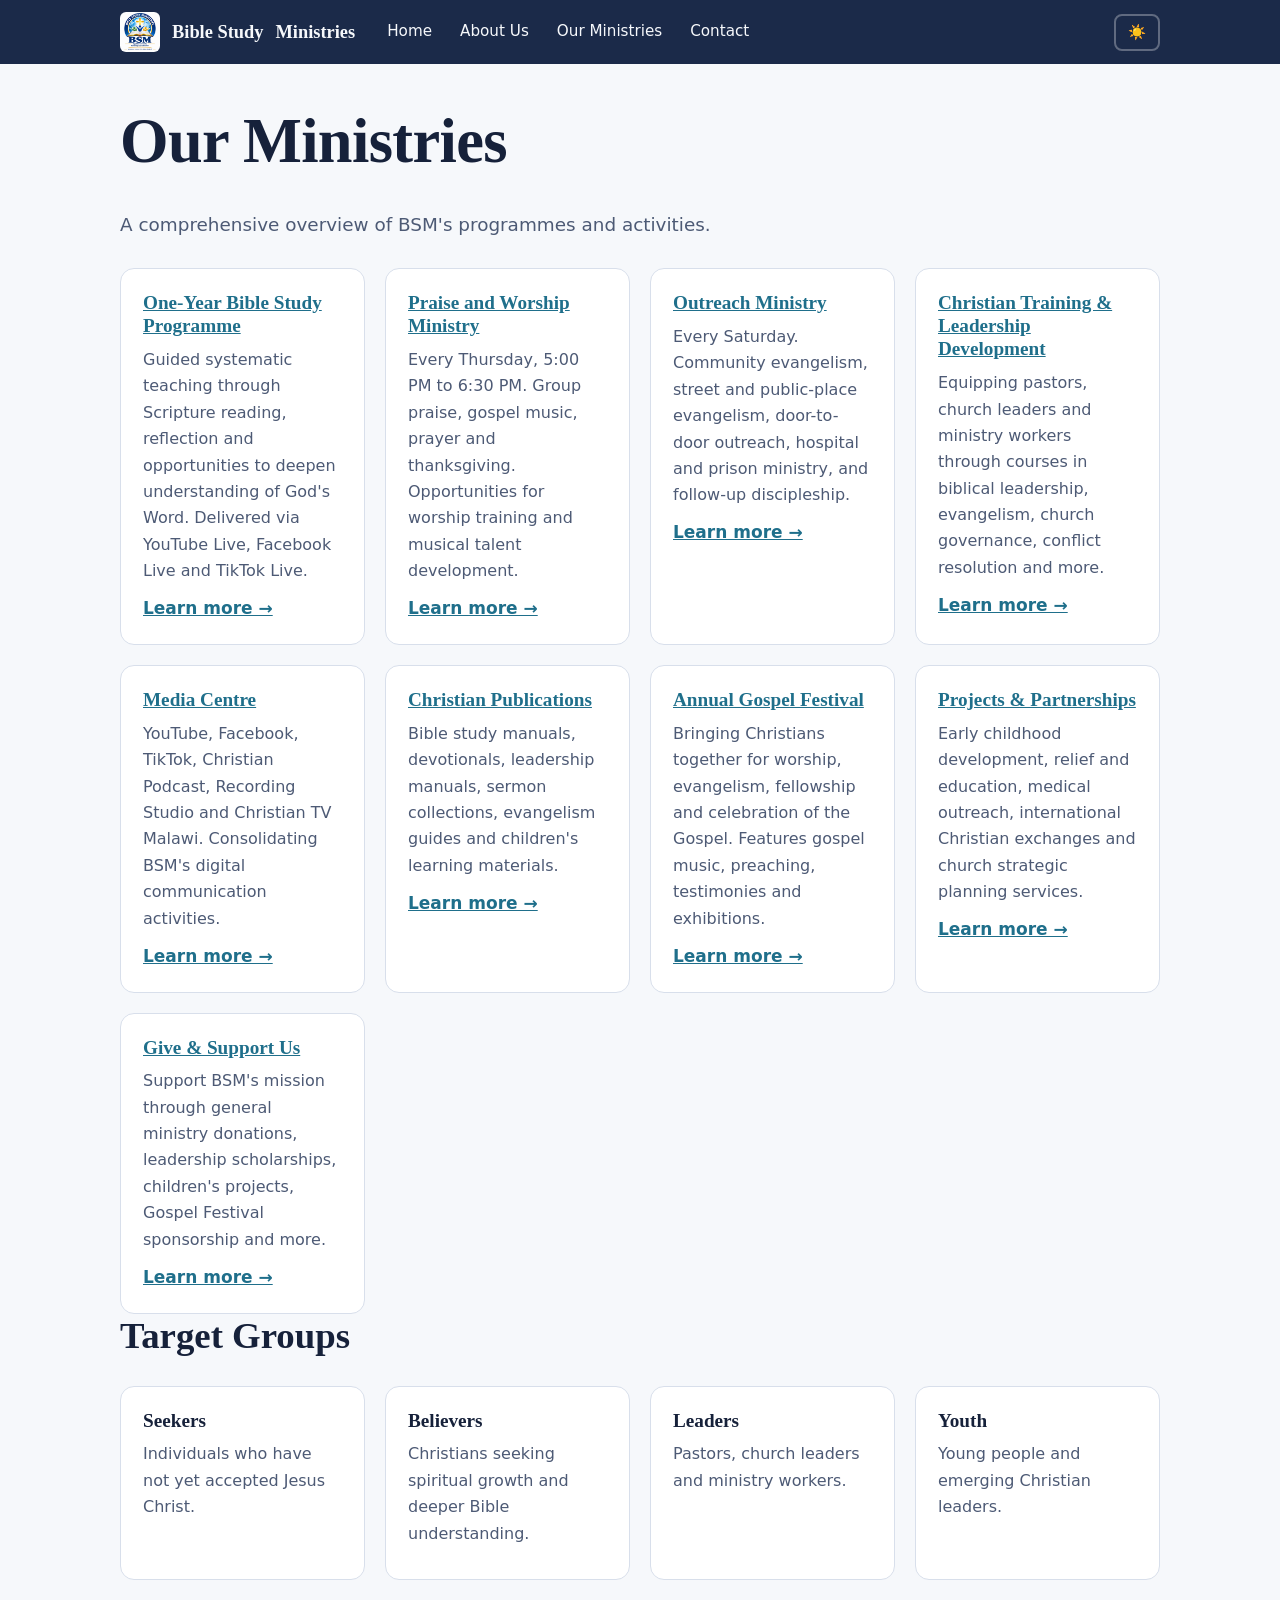
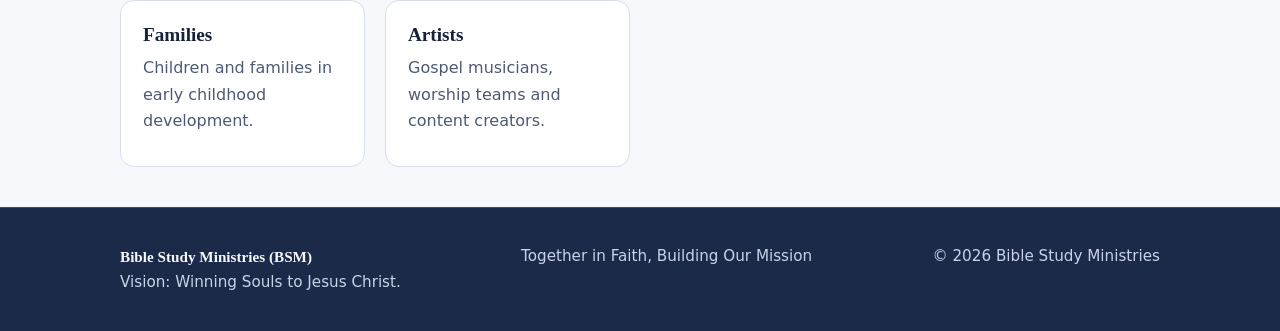
<file: ministries.html>
<!DOCTYPE html>
<html lang="en">
<head>
<meta charset="utf-8">
<meta name="viewport" content="width=device-width, initial-scale=1">
<title>Our Ministries - Bible Study Ministries</title>
<link rel="stylesheet" href="css/style.css">
</head>
<body>
<header>
  <div class="wrap bar">
    <a class="brand" href="index.html"><img src="assets/emblem.png" alt="BSM Emblem"> Bible Study <span>Ministries</span></a>
    <button class="menu-btn" aria-label="Toggle menu">☰</button>
    <nav>
      <a href="index.html">Home</a>
      <a href="about.html">About Us</a>
      <a href="ministries.html">Our Ministries</a>
      <a href="contact.html">Contact</a>
    </nav>
  </div>
</header>

<main class="wrap" style="padding:40px 20px">
  <h1>Our Ministries</h1>
  <p class="lead">A comprehensive overview of BSM's programmes and activities.</p>
  
  <div class="grid">
    <div class="card">
      <h3><a href="bible-study.html">One-Year Bible Study Programme</a></h3>
      <p>Guided systematic teaching through Scripture reading, reflection and opportunities to deepen understanding of God's Word. Delivered via YouTube Live, Facebook Live and TikTok Live.</p>
      <a href="bible-study.html">Learn more →</a>
    </div>
    
    <div class="card">
      <h3><a href="worship.html">Praise and Worship Ministry</a></h3>
      <p>Every Thursday, 5:00 PM to 6:30 PM. Group praise, gospel music, prayer and thanksgiving. Opportunities for worship training and musical talent development.</p>
      <a href="worship.html">Learn more →</a>
    </div>
    
    <div class="card">
      <h3><a href="outreach.html">Outreach Ministry</a></h3>
      <p>Every Saturday. Community evangelism, street and public-place evangelism, door-to-door outreach, hospital and prison ministry, and follow-up discipleship.</p>
      <a href="outreach.html">Learn more →</a>
    </div>
    
    <div class="card">
      <h3><a href="training.html">Christian Training & Leadership Development</a></h3>
      <p>Equipping pastors, church leaders and ministry workers through courses in biblical leadership, evangelism, church governance, conflict resolution and more.</p>
      <a href="training.html">Learn more →</a>
    </div>
    
    <div class="card">
      <h3><a href="media.html">Media Centre</a></h3>
      <p>YouTube, Facebook, TikTok, Christian Podcast, Recording Studio and Christian TV Malawi. Consolidating BSM's digital communication activities.</p>
      <a href="media.html">Learn more →</a>
    </div>
    
    <div class="card">
      <h3><a href="publications.html">Christian Publications</a></h3>
      <p>Bible study manuals, devotionals, leadership manuals, sermon collections, evangelism guides and children's learning materials.</p>
      <a href="publications.html">Learn more →</a>
    </div>
    
    <div class="card">
      <h3><a href="festival.html">Annual Gospel Festival</a></h3>
      <p>Bringing Christians together for worship, evangelism, fellowship and celebration of the Gospel. Features gospel music, preaching, testimonies and exhibitions.</p>
      <a href="festival.html">Learn more →</a>
    </div>
    
    <div class="card">
      <h3><a href="partnerships.html">Projects & Partnerships</a></h3>
      <p>Early childhood development, relief and education, medical outreach, international Christian exchanges and church strategic planning services.</p>
      <a href="partnerships.html">Learn more →</a>
    </div>
    
    <div class="card">
      <h3><a href="give.html">Give & Support Us</a></h3>
      <p>Support BSM's mission through general ministry donations, leadership scholarships, children's projects, Gospel Festival sponsorship and more.</p>
      <a href="give.html">Learn more →</a>
    </div>
  </div>
  
  <h2>Target Groups</h2>
  <div class="grid">
    <div class="card"><h3>Seekers</h3><p>Individuals who have not yet accepted Jesus Christ.</p></div>
    <div class="card"><h3>Believers</h3><p>Christians seeking spiritual growth and deeper Bible understanding.</p></div>
    <div class="card"><h3>Leaders</h3><p>Pastors, church leaders and ministry workers.</p></div>
    <div class="card"><h3>Youth</h3><p>Young people and emerging Christian leaders.</p></div>
    <div class="card"><h3>Families</h3><p>Children and families in early childhood development.</p></div>
    <div class="card"><h3>Artists</h3><p>Gospel musicians, worship teams and content creators.</p></div>
  </div>
</main>

<footer>
  <div class="wrap">
    <div><b>Bible Study Ministries (BSM)</b><br>Vision: Winning Souls to Jesus Christ.</div>
    <div>Together in Faith, Building Our Mission</div>
    <div>© 2026 Bible Study Ministries</div>
  </div>
</footer>
<script src="js/main.js"></script>
</body>
</html>
</file>
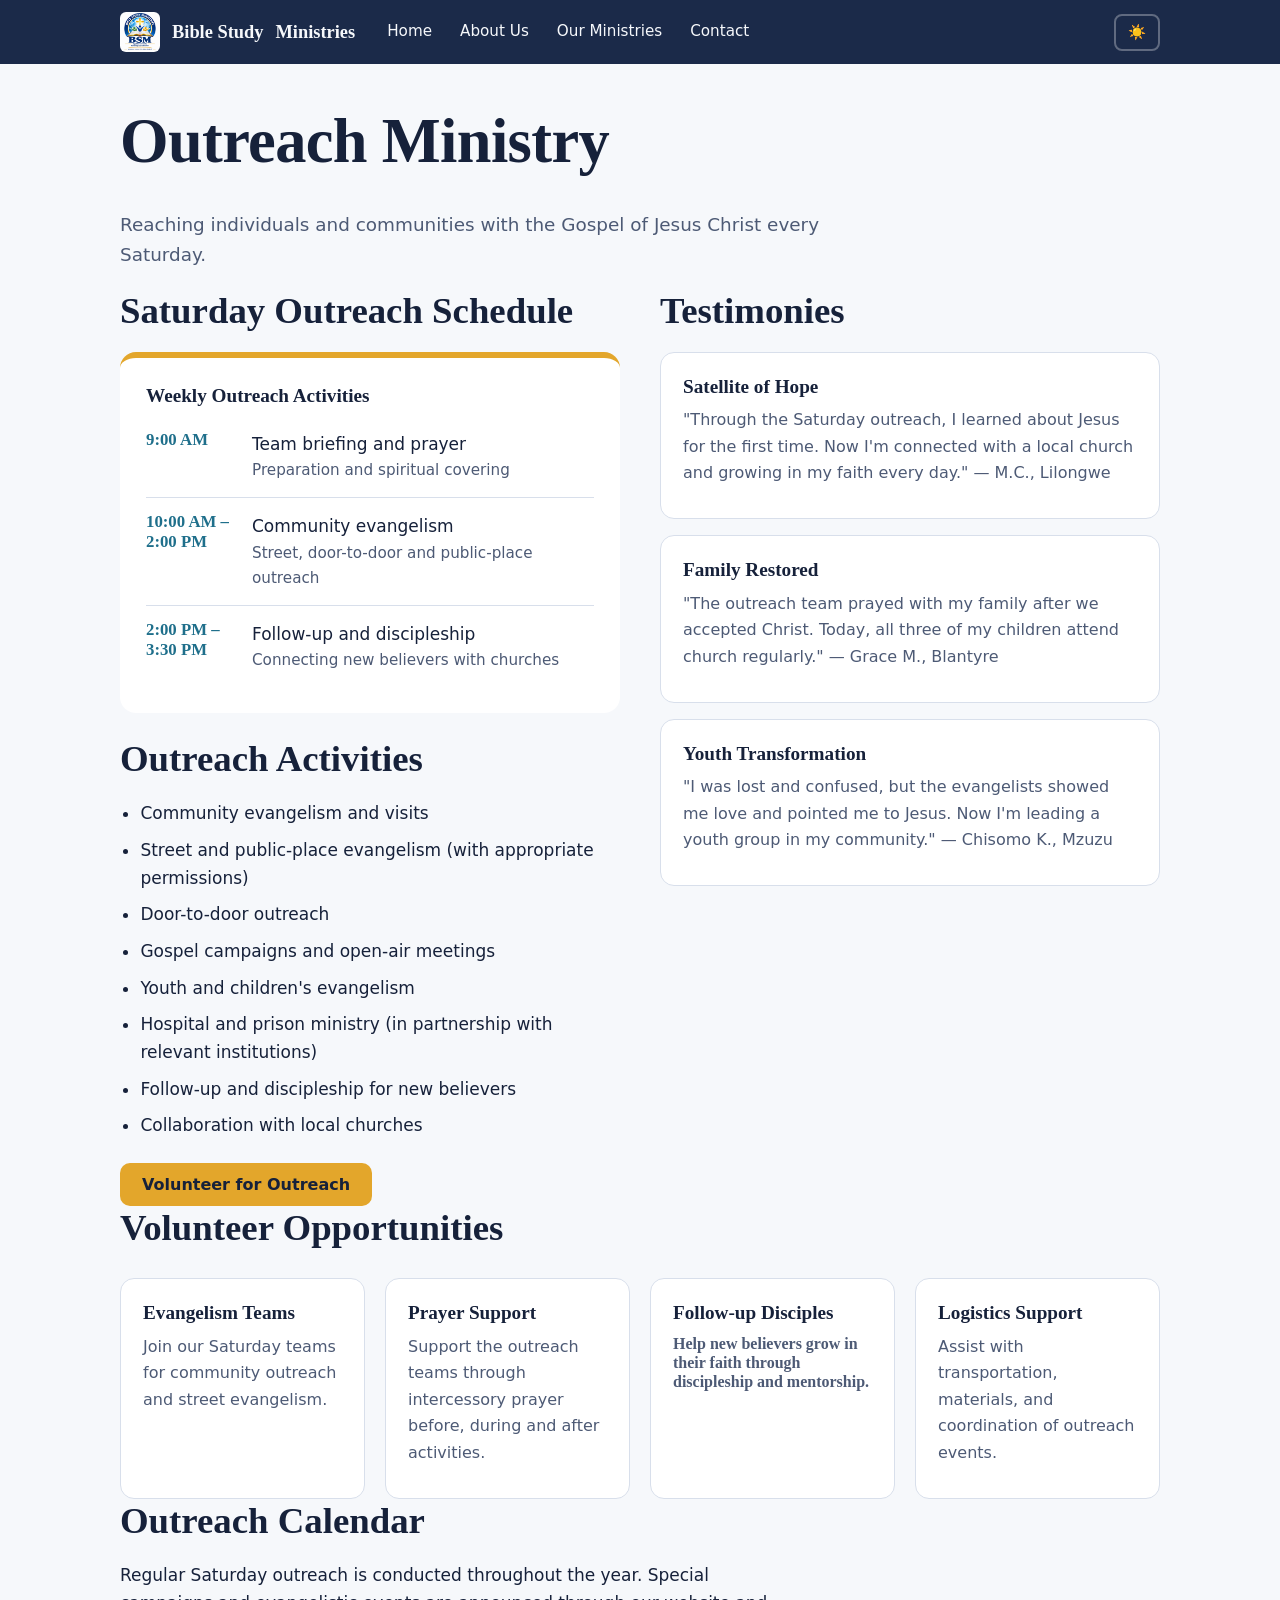
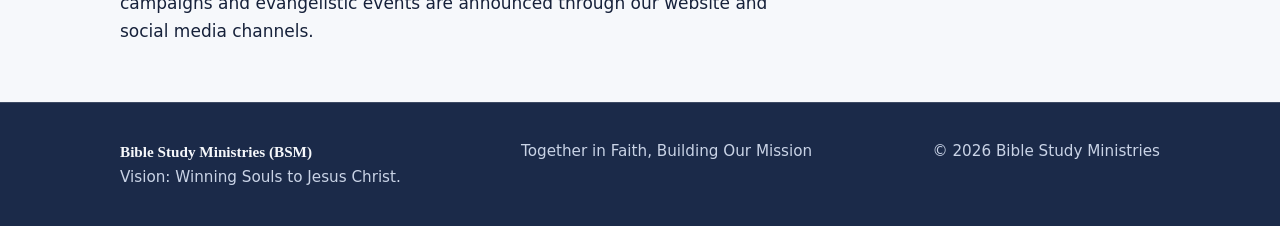
<file: outreach.html>
<!DOCTYPE html>
<html lang="en">
<head>
<meta charset="utf-8">
<meta name="viewport" content="width=device-width, initial-scale=1">
<title>Outreach Ministry - Bible Study Ministries</title>
<link rel="stylesheet" href="css/style.css">
</head>
<body>
<header>
  <div class="wrap bar">
    <a class="brand" href="index.html"><img src="assets/emblem.png" alt="BSM Emblem"> Bible Study <span>Ministries</span></a>
    <button class="menu-btn" aria-label="Toggle menu">☰</button>
    <nav>
      <a href="index.html">Home</a>
      <a href="about.html">About Us</a>
      <a href="ministries.html">Our Ministries</a>
      <a href="contact.html">Contact</a>
    </nav>
  </div>
</header>

<main class="wrap" style="padding:40px 20px">
  <h1>Outreach Ministry</h1>
  <p class="lead">Reaching individuals and communities with the Gospel of Jesus Christ every Saturday.</p>
  
  <div class="two">
    <div>
      <h2>Saturday Outreach Schedule</h2>
      <div class="week" style="margin-bottom:24px">
        <h3>Weekly Outreach Activities</h3>
        <div class="slot"><b>9:00 AM</b><div>Team briefing and prayer<span>Preparation and spiritual covering</span></div></div>
        <div class="slot"><b>10:00 AM – 2:00 PM</b><div>Community evangelism<span>Street, door-to-door and public-place outreach</span></div></div>
        <div class="slot"><b>2:00 PM – 3:30 PM</b><div>Follow-up and discipleship<span>Connecting new believers with churches</span></div></div>
      </div>
      
      <h2>Outreach Activities</h2>
      <ul class="steps">
        <li>Community evangelism and visits</li>
        <li>Street and public-place evangelism (with appropriate permissions)</li>
        <li>Door-to-door outreach</li>
        <li>Gospel campaigns and open-air meetings</li>
        <li>Youth and children's evangelism</li>
        <li>Hospital and prison ministry (in partnership with relevant institutions)</li>
        <li>Follow-up and discipleship for new believers</li>
        <li>Collaboration with local churches</li>
      </ul>
      
      <div class="cta" style="margin-top:24px">
        <a class="btn" href="contact.html">Volunteer for Outreach</a>
      </div>
    </div>
    
    <div>
      <h2>Testimonies</h2>
      <div class="card" style="margin-bottom:16px">
        <h3>Satellite of Hope</h3>
        <p>"Through the Saturday outreach, I learned about Jesus for the first time. Now I'm connected with a local church and growing in my faith every day." — M.C., Lilongwe</p>
      </div>
      <div class="card" style="margin-bottom:16px">
        <h3>Family Restored</h3>
        <p>"The outreach team prayed with my family after we accepted Christ. Today, all three of my children attend church regularly." — Grace M., Blantyre</p>
      </div>
      <div class="card">
        <h3>Youth Transformation</h3>
        <p>"I was lost and confused, but the evangelists showed me love and pointed me to Jesus. Now I'm leading a youth group in my community." — Chisomo K., Mzuzu</p>
      </div>
    </div>
  </div>
  
  <h2>Volunteer Opportunities</h2>
  <div class="grid">
    <div class="card"><h3>Evangelism Teams</h3><p>Join our Saturday teams for community outreach and street evangelism.</p></div>
    <div class="card"><h3>Prayer Support</h3><p>Support the outreach teams through intercessory prayer before, during and after activities.</p></div>
    <div class="card"><h3>Follow-up Disciples</p><p>Help new believers grow in their faith through discipleship and mentorship.</p></div>
    <div class="card"><h3>Logistics Support</h3><p>Assist with transportation, materials, and coordination of outreach events.</p></div>
  </div>
  
  <h2>Outreach Calendar</h2>
  <p>Regular Saturday outreach is conducted throughout the year. Special campaigns and evangelistic events are announced through our website and social media channels.</p>
</main>

<footer>
  <div class="wrap">
    <div><b>Bible Study Ministries (BSM)</b><br>Vision: Winning Souls to Jesus Christ.</div>
    <div>Together in Faith, Building Our Mission</div>
    <div>© 2026 Bible Study Ministries</div>
  </div>
</footer>
<script src="js/main.js"></script>
</body>
</html>
</file>
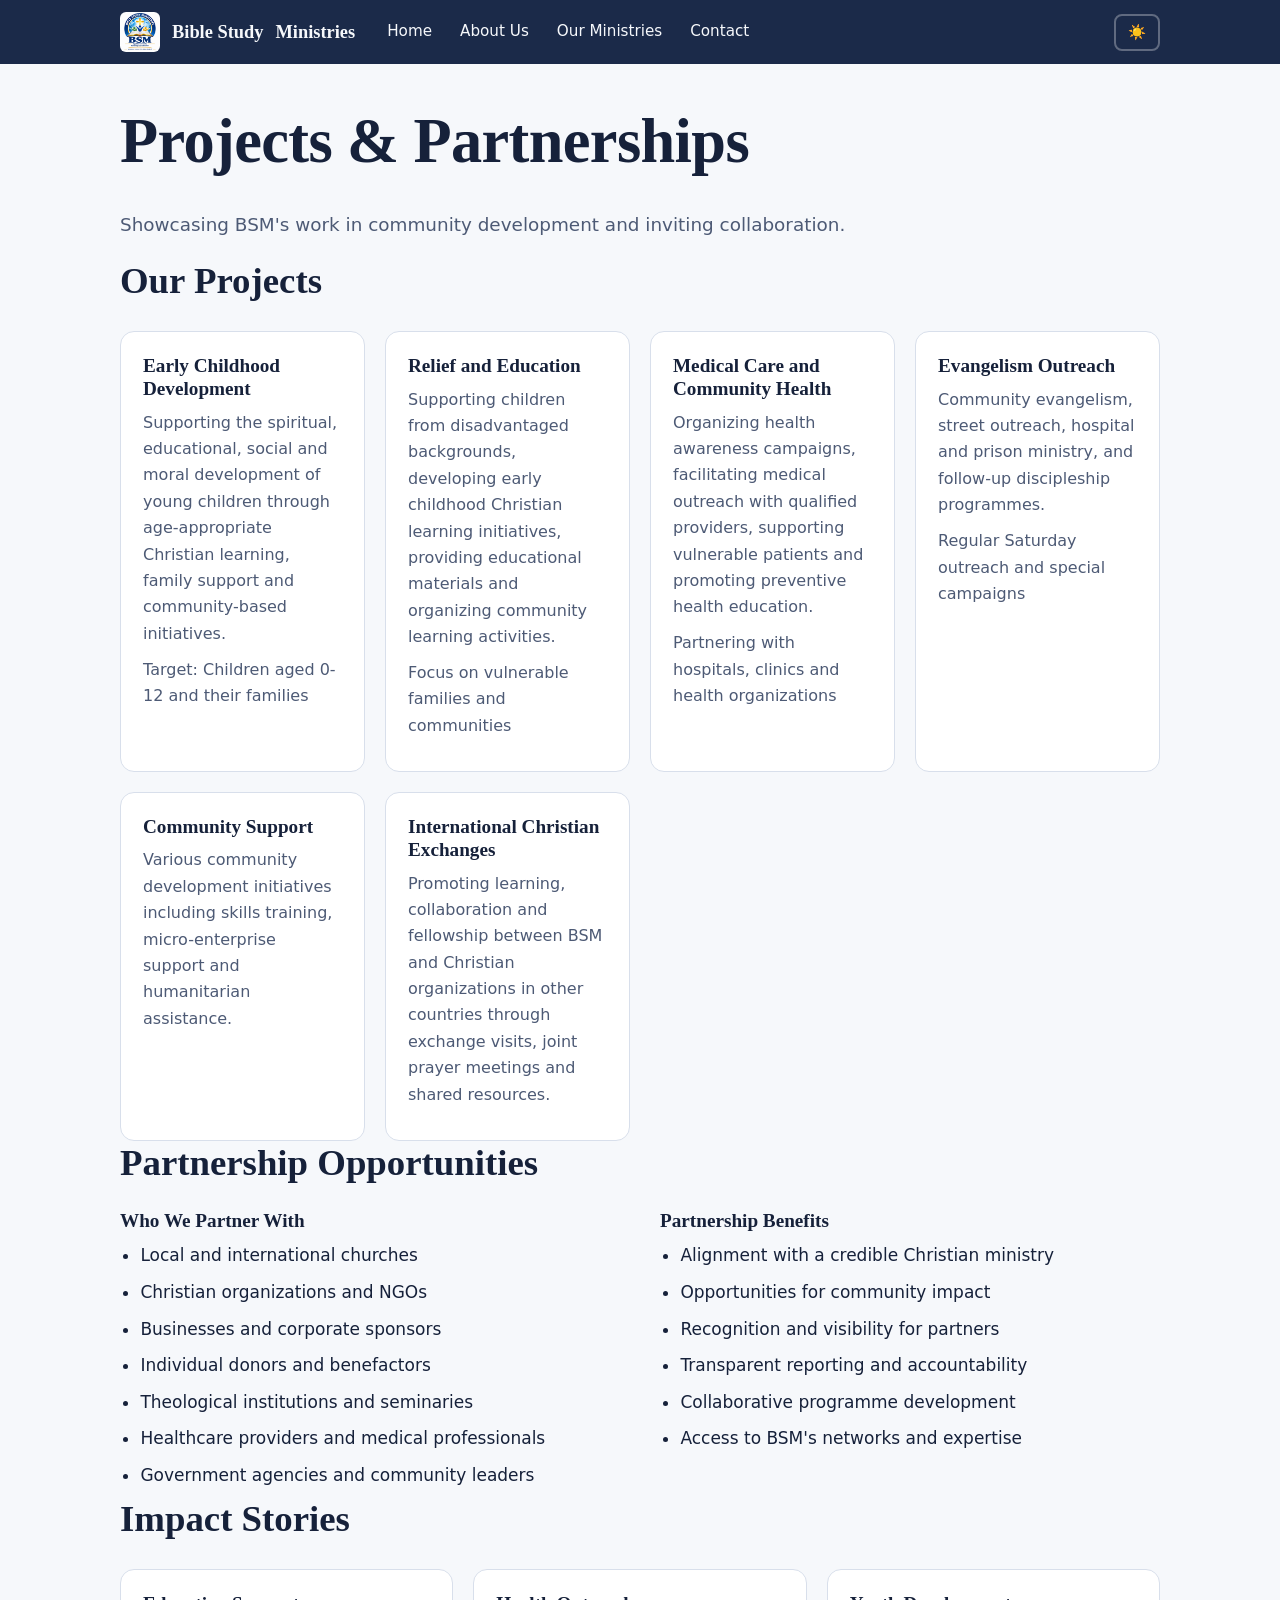
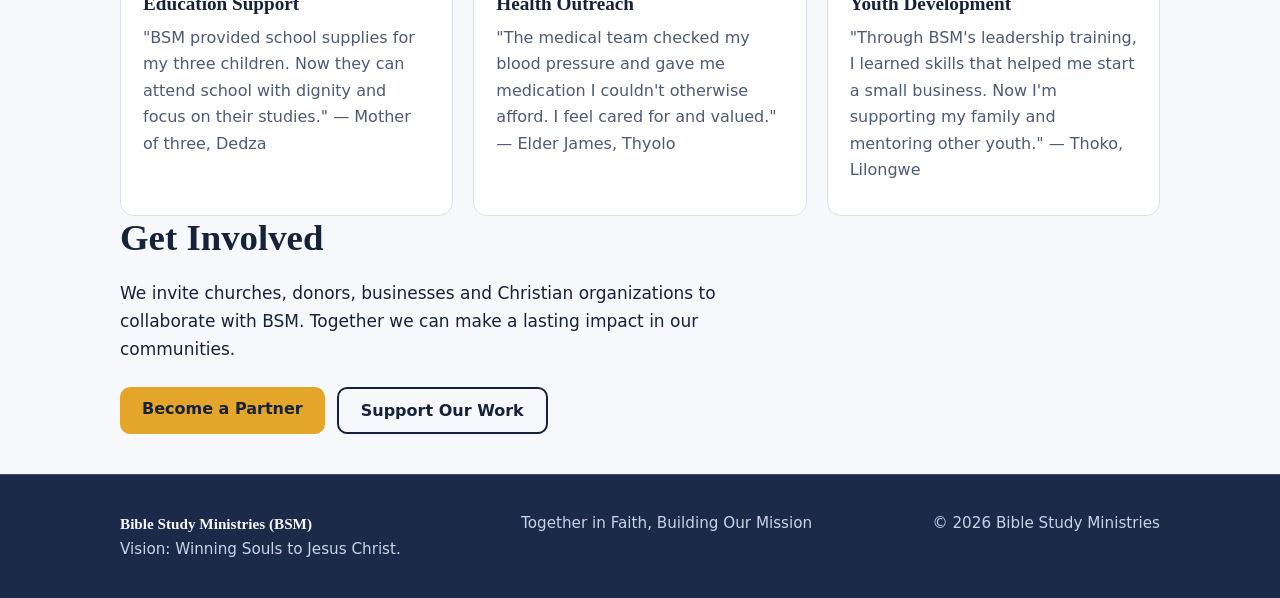
<file: partnerships.html>
<!DOCTYPE html>
<html lang="en">
<head>
<meta charset="utf-8">
<meta name="viewport" content="width=device-width, initial-scale=1">
<title>Projects & Partnerships - Bible Study Ministries</title>
<link rel="stylesheet" href="css/style.css">
</head>
<body>
<header>
  <div class="wrap bar">
    <a class="brand" href="index.html"><img src="assets/emblem.png" alt="BSM Emblem"> Bible Study <span>Ministries</span></a>
    <button class="menu-btn" aria-label="Toggle menu">☰</button>
    <nav>
      <a href="index.html">Home</a>
      <a href="about.html">About Us</a>
      <a href="ministries.html">Our Ministries</a>
      <a href="contact.html">Contact</a>
    </nav>
  </div>
</header>

<main class="wrap" style="padding:40px 20px">
  <h1>Projects & Partnerships</h1>
  <p class="lead">Showcasing BSM's work in community development and inviting collaboration.</p>
  
  <h2>Our Projects</h2>
  <div class="grid">
    <div class="card">
      <h3>Early Childhood Development</h3>
      <p>Supporting the spiritual, educational, social and moral development of young children through age-appropriate Christian learning, family support and community-based initiatives.</p>
      <p class="note">Target: Children aged 0-12 and their families</p>
    </div>
    
    <div class="card">
      <h3>Relief and Education</h3>
      <p>Supporting children from disadvantaged backgrounds, developing early childhood Christian learning initiatives, providing educational materials and organizing community learning activities.</p>
      <p class="note">Focus on vulnerable families and communities</p>
    </div>
    
    <div class="card">
      <h3>Medical Care and Community Health</h3>
      <p>Organizing health awareness campaigns, facilitating medical outreach with qualified providers, supporting vulnerable patients and promoting preventive health education.</p>
      <p class="note">Partnering with hospitals, clinics and health organizations</p>
    </div>
    
    <div class="card">
      <h3>Evangelism Outreach</h3>
      <p>Community evangelism, street outreach, hospital and prison ministry, and follow-up discipleship programmes.</p>
      <p class="note">Regular Saturday outreach and special campaigns</p>
    </div>
    
    <div class="card">
      <h3>Community Support</h3>
      <p>Various community development initiatives including skills training, micro-enterprise support and humanitarian assistance.</p>
    </div>
    
    <div class="card">
      <h3>International Christian Exchanges</h3>
      <p>Promoting learning, collaboration and fellowship between BSM and Christian organizations in other countries through exchange visits, joint prayer meetings and shared resources.</p>
    </div>
  </div>
  
  <h2>Partnership Opportunities</h2>
  <div class="two" style="margin-top:24px">
    <div>
      <h3>Who We Partner With</h3>
      <ul class="steps">
        <li>Local and international churches</li>
        <li>Christian organizations and NGOs</li>
        <li>Businesses and corporate sponsors</li>
        <li>Individual donors and benefactors</li>
        <li>Theological institutions and seminaries</li>
        <li>Healthcare providers and medical professionals</li>
        <li>Government agencies and community leaders</li>
      </ul>
    </div>
    <div>
      <h3>Partnership Benefits</h3>
      <ul class="steps">
        <li>Alignment with a credible Christian ministry</li>
        <li>Opportunities for community impact</li>
        <li>Recognition and visibility for partners</li>
        <li>Transparent reporting and accountability</li>
        <li>Collaborative programme development</li>
        <li>Access to BSM's networks and expertise</li>
      </ul>
    </div>
  </div>
  
  <h2>Impact Stories</h2>
  <div class="grid">
    <div class="card">
      <h3>Education Support</h3>
      <p>"BSM provided school supplies for my three children. Now they can attend school with dignity and focus on their studies." — Mother of three, Dedza</p>
    </div>
    <div class="card">
      <h3>Health Outreach</h3>
      <p>"The medical team checked my blood pressure and gave me medication I couldn't otherwise afford. I feel cared for and valued." — Elder James, Thyolo</p>
    </div>
    <div class="card">
      <h3>Youth Development</h3>
      <p>"Through BSM's leadership training, I learned skills that helped me start a small business. Now I'm supporting my family and mentoring other youth." — Thoko, Lilongwe</p>
    </div>
  </div>
  
  <h2>Get Involved</h2>
  <p>We invite churches, donors, businesses and Christian organizations to collaborate with BSM. Together we can make a lasting impact in our communities.</p>
  <div class="cta">
    <a class="btn" href="contact.html">Become a Partner</a>
    <a class="btn ghost" href="give.html">Support Our Work</a>
  </div>
</main>

<footer>
  <div class="wrap">
    <div><b>Bible Study Ministries (BSM)</b><br>Vision: Winning Souls to Jesus Christ.</div>
    <div>Together in Faith, Building Our Mission</div>
    <div>© 2026 Bible Study Ministries</div>
  </div>
</footer>
<script src="js/main.js"></script>
</body>
</html>
</file>
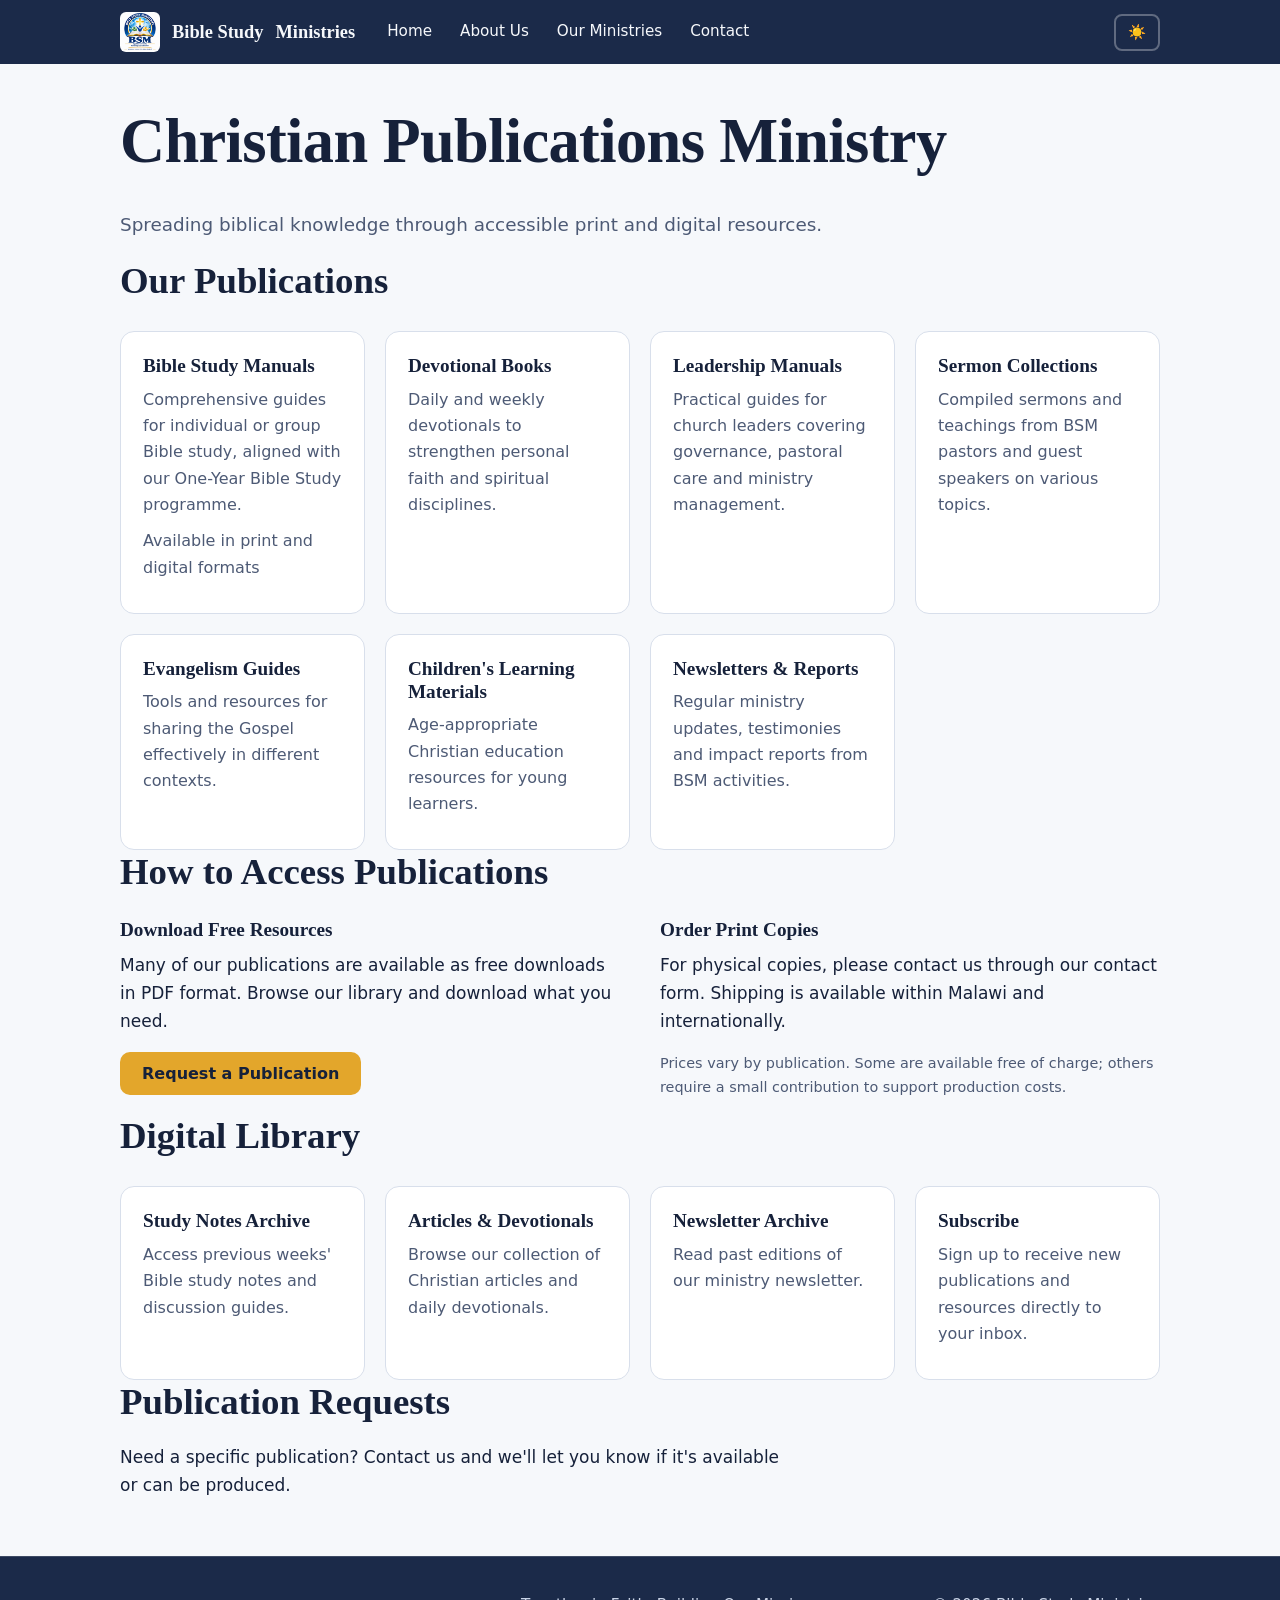
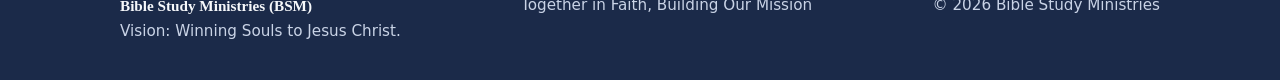
<file: publications.html>
<!DOCTYPE html>
<html lang="en">
<head>
<meta charset="utf-8">
<meta name="viewport" content="width=device-width, initial-scale=1">
<title>Publications - Bible Study Ministries</title>
<link rel="stylesheet" href="css/style.css">
</head>
<body>
<header>
  <div class="wrap bar">
    <a class="brand" href="index.html"><img src="assets/emblem.png" alt="BSM Emblem"> Bible Study <span>Ministries</span></a>
    <button class="menu-btn" aria-label="Toggle menu">☰</button>
    <nav>
      <a href="index.html">Home</a>
      <a href="about.html">About Us</a>
      <a href="ministries.html">Our Ministries</a>
      <a href="contact.html">Contact</a>
    </nav>
  </div>
</header>

<main class="wrap" style="padding:40px 20px">
  <h1>Christian Publications Ministry</h1>
  <p class="lead">Spreading biblical knowledge through accessible print and digital resources.</p>
  
  <h2>Our Publications</h2>
  <div class="grid">
    <div class="card">
      <h3>Bible Study Manuals</h3>
      <p>Comprehensive guides for individual or group Bible study, aligned with our One-Year Bible Study programme.</p>
      <p class="note">Available in print and digital formats</p>
    </div>
    
    <div class="card">
      <h3>Devotional Books</h3>
      <p>Daily and weekly devotionals to strengthen personal faith and spiritual disciplines.</p>
    </div>
    
    <div class="card">
      <h3>Leadership Manuals</h3>
      <p>Practical guides for church leaders covering governance, pastoral care and ministry management.</p>
    </div>
    
    <div class="card">
      <h3>Sermon Collections</h3>
      <p>Compiled sermons and teachings from BSM pastors and guest speakers on various topics.</p>
    </div>
    
    <div class="card">
      <h3>Evangelism Guides</h3>
      <p>Tools and resources for sharing the Gospel effectively in different contexts.</p>
    </div>
    
    <div class="card">
      <h3>Children's Learning Materials</h3>
      <p>Age-appropriate Christian education resources for young learners.</p>
    </div>
    
    <div class="card">
      <h3>Newsletters & Reports</h3>
      <p>Regular ministry updates, testimonies and impact reports from BSM activities.</p>
    </div>
  </div>
  
  <h2>How to Access Publications</h2>
  <div class="two" style="margin-top:24px">
    <div>
      <h3>Download Free Resources</h3>
      <p>Many of our publications are available as free downloads in PDF format. Browse our library and download what you need.</p>
      <a class="btn" href="#contact">Request a Publication</a>
    </div>
    <div>
      <h3>Order Print Copies</h3>
      <p>For physical copies, please contact us through our contact form. Shipping is available within Malawi and internationally.</p>
      <p class="note">Prices vary by publication. Some are available free of charge; others require a small contribution to support production costs.</p>
    </div>
  </div>
  
  <h2>Digital Library</h2>
  <div class="grid">
    <div class="card"><h3>Study Notes Archive</h3><p>Access previous weeks' Bible study notes and discussion guides.</p></div>
    <div class="card"><h3>Articles & Devotionals</h3><p>Browse our collection of Christian articles and daily devotionals.</p></div>
    <div class="card"><h3>Newsletter Archive</h3><p>Read past editions of our ministry newsletter.</p></div>
    <div class="card"><h3>Subscribe</h3><p>Sign up to receive new publications and resources directly to your inbox.</p></div>
  </div>
  
  <h2>Publication Requests</h2>
  <p>Need a specific publication? Contact us and we'll let you know if it's available or can be produced.</p>
</main>

<footer>
  <div class="wrap">
    <div><b>Bible Study Ministries (BSM)</b><br>Vision: Winning Souls to Jesus Christ.</div>
    <div>Together in Faith, Building Our Mission</div>
    <div>© 2026 Bible Study Ministries</div>
  </div>
</footer>
<script src="js/main.js"></script>
</body>
</html>
</file>
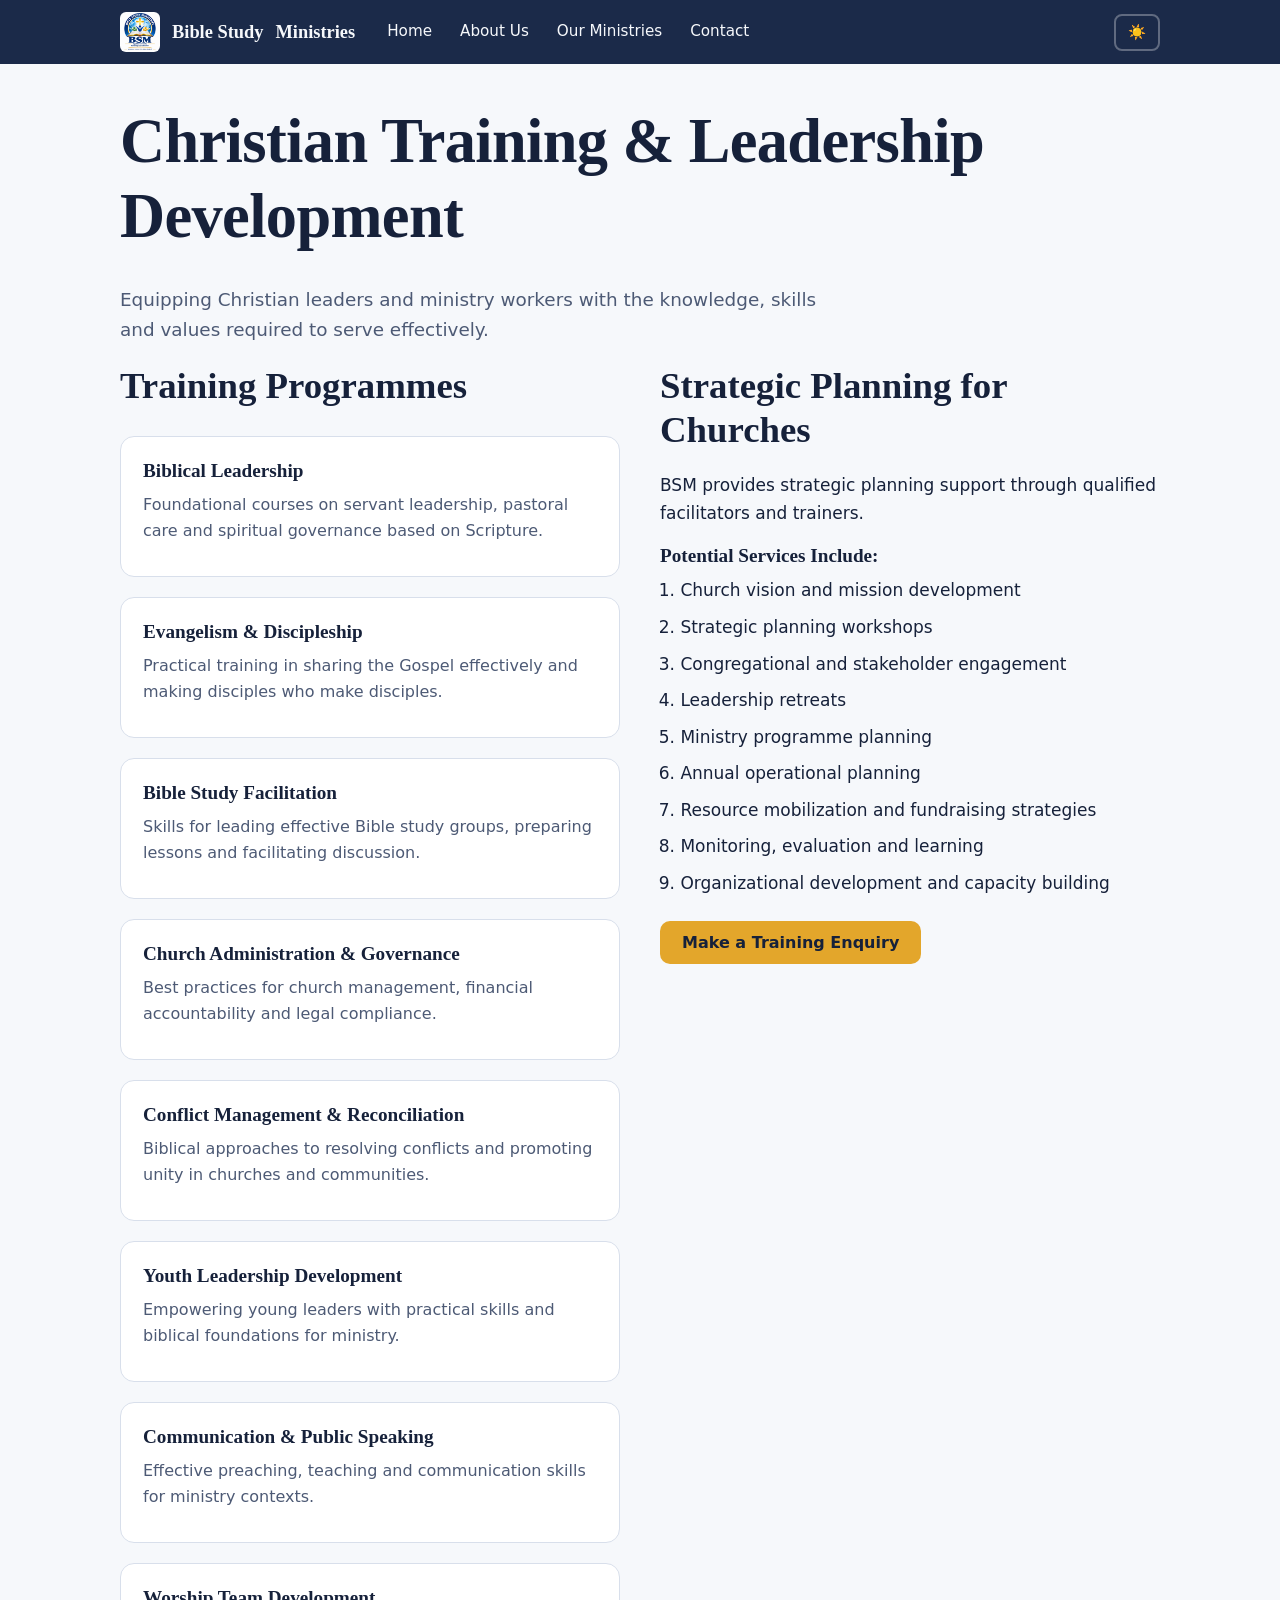
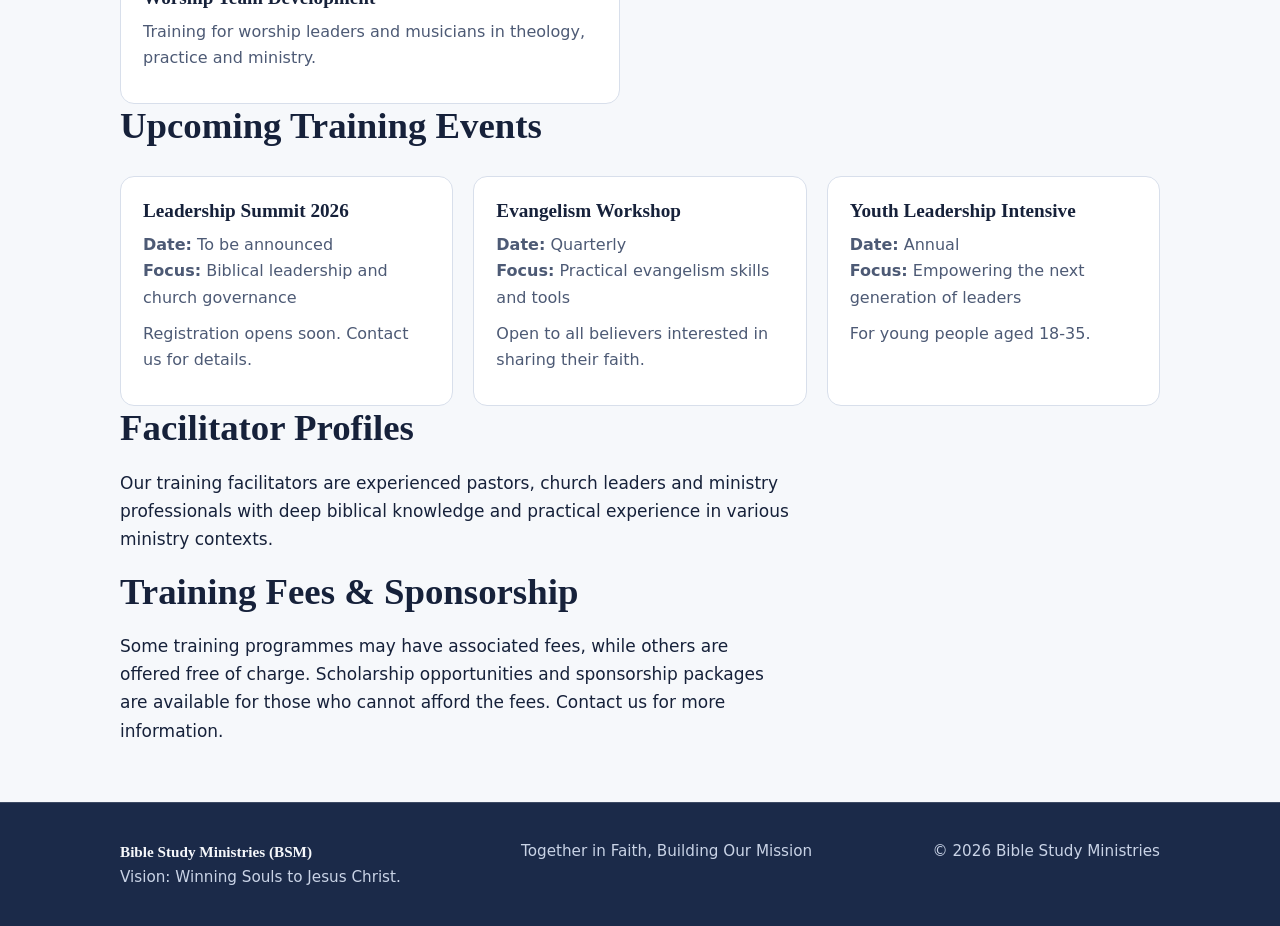
<file: training.html>
<!DOCTYPE html>
<html lang="en">
<head>
<meta charset="utf-8">
<meta name="viewport" content="width=device-width, initial-scale=1">
<title>Training & Leadership - Bible Study Ministries</title>
<link rel="stylesheet" href="css/style.css">
</head>
<body>
<header>
  <div class="wrap bar">
    <a class="brand" href="index.html"><img src="assets/emblem.png" alt="BSM Emblem"> Bible Study <span>Ministries</span></a>
    <button class="menu-btn" aria-label="Toggle menu">☰</button>
    <nav>
      <a href="index.html">Home</a>
      <a href="about.html">About Us</a>
      <a href="ministries.html">Our Ministries</a>
      <a href="contact.html">Contact</a>
    </nav>
  </div>
</header>

<main class="wrap" style="padding:40px 20px">
  <h1>Christian Training & Leadership Development</h1>
  <p class="lead">Equipping Christian leaders and ministry workers with the knowledge, skills and values required to serve effectively.</p>
  
  <div class="two">
    <div>
      <h2>Training Programmes</h2>
      <div class="grid" style="grid-template-columns:1fr">
        <div class="card">
          <h3>Biblical Leadership</h3>
          <p>Foundational courses on servant leadership, pastoral care and spiritual governance based on Scripture.</p>
        </div>
        <div class="card">
          <h3>Evangelism & Discipleship</h3>
          <p>Practical training in sharing the Gospel effectively and making disciples who make disciples.</p>
        </div>
        <div class="card">
          <h3>Bible Study Facilitation</h3>
          <p>Skills for leading effective Bible study groups, preparing lessons and facilitating discussion.</p>
        </div>
        <div class="card">
          <h3>Church Administration & Governance</h3>
          <p>Best practices for church management, financial accountability and legal compliance.</p>
        </div>
        <div class="card">
          <h3>Conflict Management & Reconciliation</h3>
          <p>Biblical approaches to resolving conflicts and promoting unity in churches and communities.</p>
        </div>
        <div class="card">
          <h3>Youth Leadership Development</h3>
          <p>Empowering young leaders with practical skills and biblical foundations for ministry.</p>
        </div>
        <div class="card">
          <h3>Communication & Public Speaking</h3>
          <p>Effective preaching, teaching and communication skills for ministry contexts.</p>
        </div>
        <div class="card">
          <h3>Worship Team Development</h3>
          <p>Training for worship leaders and musicians in theology, practice and ministry.</p>
        </div>
      </div>
    </div>
    
    <div>
      <h2>Strategic Planning for Churches</h2>
      <p>BSM provides strategic planning support through qualified facilitators and trainers.</p>
      
      <h3>Potential Services Include:</h3>
      <ol class="steps">
        <li>Church vision and mission development</li>
        <li>Strategic planning workshops</li>
        <li>Congregational and stakeholder engagement</li>
        <li>Leadership retreats</li>
        <li>Ministry programme planning</li>
        <li>Annual operational planning</li>
        <li>Resource mobilization and fundraising strategies</li>
        <li>Monitoring, evaluation and learning</li>
        <li>Organizational development and capacity building</li>
      </ol>
      
      <div class="cta" style="margin-top:24px">
        <a class="btn" href="contact.html">Make a Training Enquiry</a>
      </div>
    </div>
  </div>
  
  <h2>Upcoming Training Events</h2>
  <div class="grid">
    <div class="card">
      <h3>Leadership Summit 2026</h3>
      <p><strong>Date:</strong> To be announced<br>
      <strong>Focus:</strong> Biblical leadership and church governance</p>
      <p class="note">Registration opens soon. Contact us for details.</p>
    </div>
    <div class="card">
      <h3>Evangelism Workshop</h3>
      <p><strong>Date:</strong> Quarterly<br>
      <strong>Focus:</strong> Practical evangelism skills and tools</p>
      <p class="note">Open to all believers interested in sharing their faith.</p>
    </div>
    <div class="card">
      <h3>Youth Leadership Intensive</h3>
      <p><strong>Date:</strong> Annual<br>
      <strong>Focus:</strong> Empowering the next generation of leaders</p>
      <p class="note">For young people aged 18-35.</p>
    </div>
  </div>
  
  <h2>Facilitator Profiles</h2>
  <p>Our training facilitators are experienced pastors, church leaders and ministry professionals with deep biblical knowledge and practical experience in various ministry contexts.</p>
  
  <h2>Training Fees & Sponsorship</h2>
  <p>Some training programmes may have associated fees, while others are offered free of charge. Scholarship opportunities and sponsorship packages are available for those who cannot afford the fees. Contact us for more information.</p>
</main>

<footer>
  <div class="wrap">
    <div><b>Bible Study Ministries (BSM)</b><br>Vision: Winning Souls to Jesus Christ.</div>
    <div>Together in Faith, Building Our Mission</div>
    <div>© 2026 Bible Study Ministries</div>
  </div>
</footer>
<script src="js/main.js"></script>
</body>
</html>
</file>
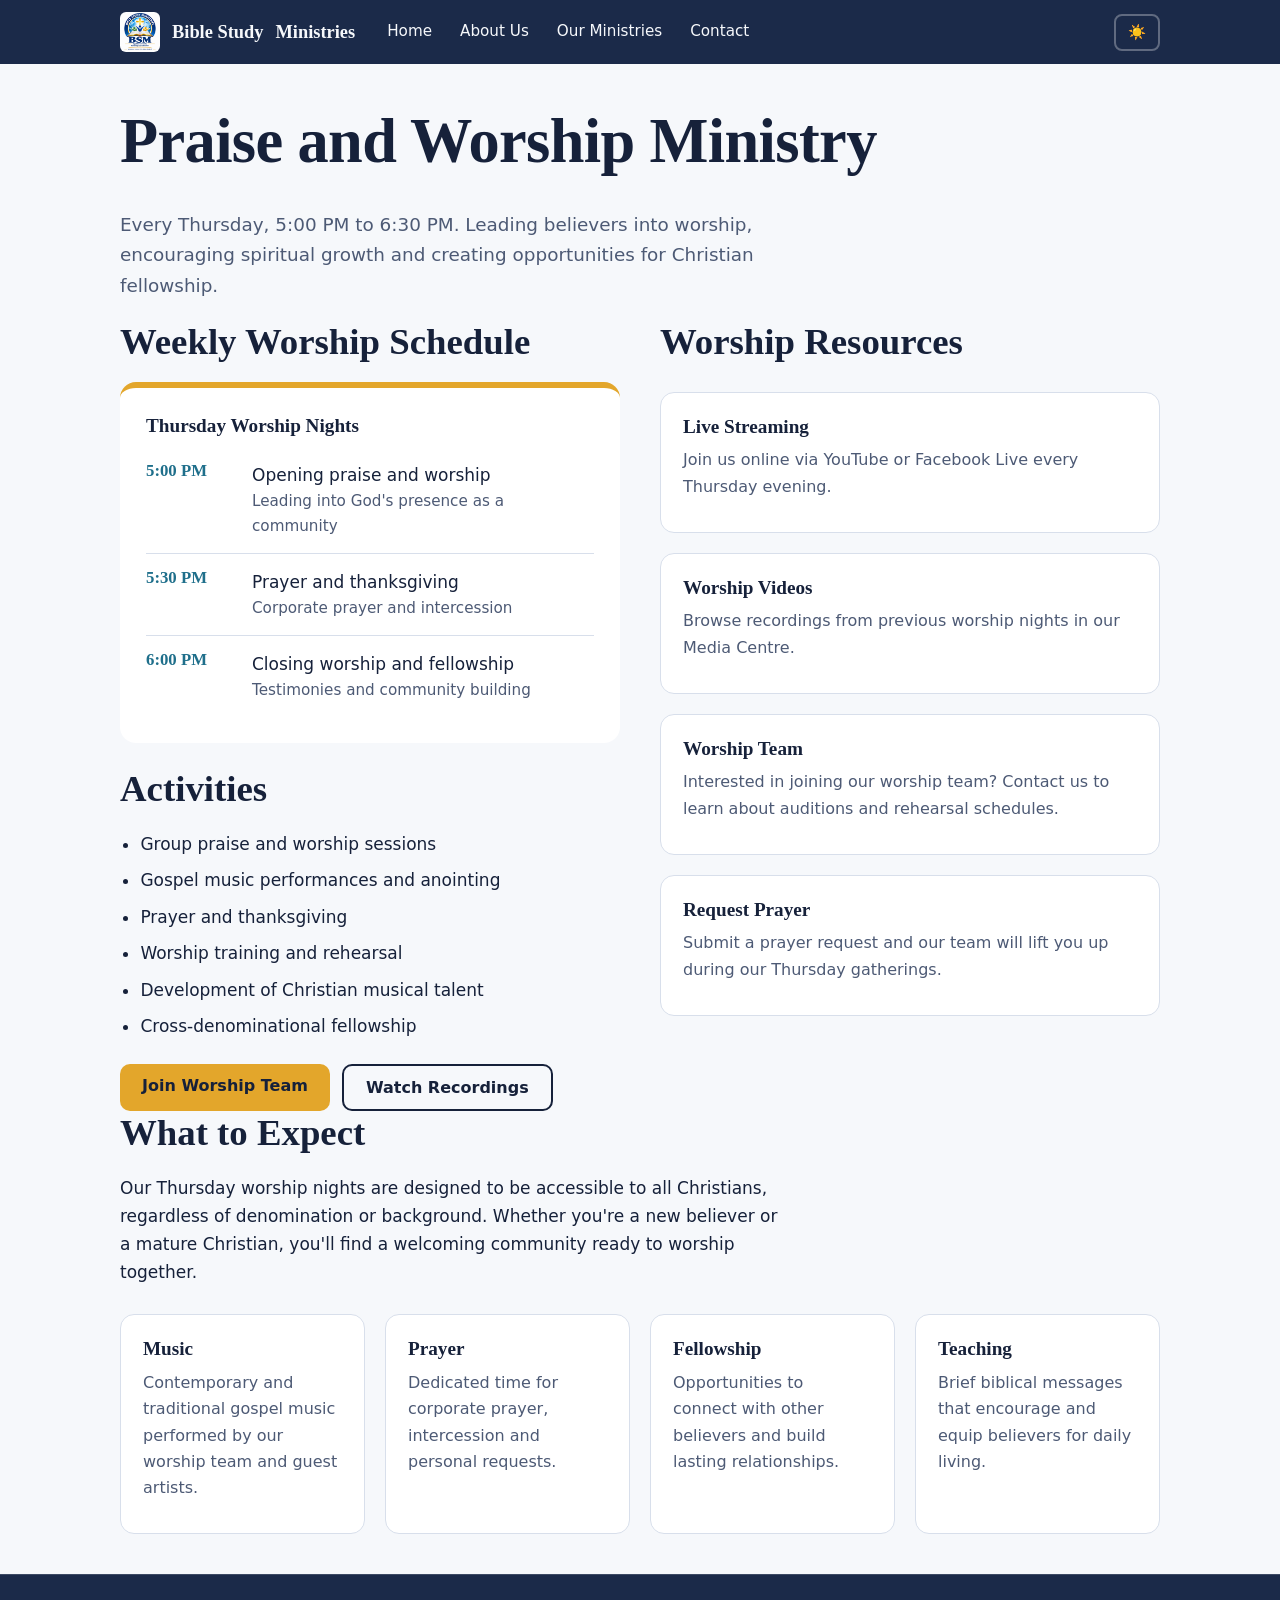
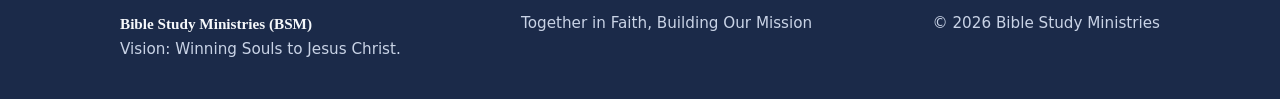
<file: worship.html>
<!DOCTYPE html>
<html lang="en">
<head>
<meta charset="utf-8">
<meta name="viewport" content="width=device-width, initial-scale=1">
<title>Praise and Worship - Bible Study Ministries</title>
<link rel="stylesheet" href="css/style.css">
</head>
<body>
<header>
  <div class="wrap bar">
    <a class="brand" href="index.html"><img src="assets/emblem.png" alt="BSM Emblem"> Bible Study <span>Ministries</span></a>
    <button class="menu-btn" aria-label="Toggle menu">☰</button>
    <nav>
      <a href="index.html">Home</a>
      <a href="about.html">About Us</a>
      <a href="ministries.html">Our Ministries</a>
      <a href="contact.html">Contact</a>
    </nav>
  </div>
</header>

<main class="wrap" style="padding:40px 20px">
  <h1>Praise and Worship Ministry</h1>
  <p class="lead">Every Thursday, 5:00 PM to 6:30 PM. Leading believers into worship, encouraging spiritual growth and creating opportunities for Christian fellowship.</p>
  
  <div class="two">
    <div>
      <h2>Weekly Worship Schedule</h2>
      <div class="week" style="margin-bottom:24px">
        <h3>Thursday Worship Nights</h3>
        <div class="slot"><b>5:00 PM</b><div>Opening praise and worship<span>Leading into God's presence as a community</span></div></div>
        <div class="slot"><b>5:30 PM</b><div>Prayer and thanksgiving<span>Corporate prayer and intercession</span></div></div>
        <div class="slot"><b>6:00 PM</b><div>Closing worship and fellowship<span>Testimonies and community building</span></div></div>
      </div>
      
      <h2>Activities</h2>
      <ul class="steps">
        <li>Group praise and worship sessions</li>
        <li>Gospel music performances and anointing</li>
        <li>Prayer and thanksgiving</li>
        <li>Worship training and rehearsal</li>
        <li>Development of Christian musical talent</li>
        <li>Cross-denominational fellowship</li>
      </ul>
      
      <div class="cta" style="margin-top:24px">
        <a class="btn" href="contact.html">Join Worship Team</a>
        <a class="btn ghost" href="media.html">Watch Recordings</a>
      </div>
    </div>
    
    <div>
      <h2>Worship Resources</h2>
      <div class="grid" style="grid-template-columns:1fr">
        <div class="card">
          <h3>Live Streaming</h3>
          <p>Join us online via YouTube or Facebook Live every Thursday evening.</p>
        </div>
        <div class="card">
          <h3>Worship Videos</h3>
          <p>Browse recordings from previous worship nights in our Media Centre.</p>
        </div>
        <div class="card">
          <h3>Worship Team</h3>
          <p>Interested in joining our worship team? Contact us to learn about auditions and rehearsal schedules.</p>
        </div>
        <div class="card">
          <h3>Request Prayer</h3>
          <p>Submit a prayer request and our team will lift you up during our Thursday gatherings.</p>
        </div>
      </div>
    </div>
  </div>
  
  <h2>What to Expect</h2>
  <p>Our Thursday worship nights are designed to be accessible to all Christians, regardless of denomination or background. Whether you're a new believer or a mature Christian, you'll find a welcoming community ready to worship together.</p>
  
  <div class="grid">
    <div class="card"><h3>Music</h3><p>Contemporary and traditional gospel music performed by our worship team and guest artists.</p></div>
    <div class="card"><h3>Prayer</h3><p>Dedicated time for corporate prayer, intercession and personal requests.</p></div>
    <div class="card"><h3>Fellowship</h3><p>Opportunities to connect with other believers and build lasting relationships.</p></div>
    <div class="card"><h3>Teaching</h3><p>Brief biblical messages that encourage and equip believers for daily living.</p></div>
  </div>
</main>

<footer>
  <div class="wrap">
    <div><b>Bible Study Ministries (BSM)</b><br>Vision: Winning Souls to Jesus Christ.</div>
    <div>Together in Faith, Building Our Mission</div>
    <div>© 2026 Bible Study Ministries</div>
  </div>
</footer>
<script src="js/main.js"></script>
</body>
</html>
</file>
<file: css/style.css>
:root{--bg:#F6F8FB;--surface:#FFFFFF;--ink:#16213A;--muted:#4D5A75;--line:#D8DFEB;--brand:#1B2A49;--on-brand:#F6F8FB;--lake:#1F6F8B;--gold:#E3A62B;--on-gold:#16213A;
--serif:"Literata",Georgia,"Times New Roman",serif;--sans:"Public Sans",system-ui,-apple-system,"Segoe UI",Arial,sans-serif;
box-sizing:border-box;padding-top:env(safe-area-inset-top,0px);padding-bottom:env(safe-area-inset-bottom,0px)}
@media (prefers-color-scheme:dark){:root:not([data-theme="light"]){--bg:#0E1424;--surface:#161E34;--ink:#E9EDF6;--muted:#A5B0C6;--line:#2A3552;--brand:#0A0F1D;--lake:#6FBAD3}}
:root[data-theme="dark"]{--bg:#0E1424;--surface:#161E34;--ink:#E9EDF6;--muted:#A5B0C6;--line:#2A3552;--brand:#0A0F1D;--lake:#6FBAD3}
*,*::before,*::after{box-sizing:inherit}
html{scroll-behavior:smooth;scroll-padding-top:calc(72px + env(safe-area-inset-top,0px))}
body{margin:0;background:var(--bg);color:var(--ink);font:400 1.0625rem/1.65 var(--sans)}
h1,h2,h3{font-family:var(--serif);line-height:1.2;margin:0 0 .5em;font-weight:700}
h1{font-size:clamp(2.2rem,6vw,3.9rem);letter-spacing:-.01em}
h2{font-size:clamp(1.6rem,3.6vw,2.3rem)}
h3{font-size:1.2rem}
p{margin:0 0 1em;max-width:62ch}
a{color:var(--lake)}
a:focus-visible,button:focus-visible,input:focus-visible,textarea:focus-visible,select:focus-visible{outline:3px solid var(--gold);outline-offset:2px}
.wrap{max-width:1080px;margin:0 auto;padding:0 20px}
header{position:sticky;top:0;z-index:20;background:var(--brand);color:var(--on-brand);padding-top:env(safe-area-inset-top,0px)}
.bar{display:flex;align-items:center;gap:20px;min-height:64px}
.brand{font:700 1.15rem var(--serif);color:var(--on-brand);text-decoration:none;white-space:nowrap;display:flex;align-items:center;gap:12px}
.brand img{height:40px;width:auto;border-radius:6px}
nav{display:flex;gap:4px;overflow-x:auto;flex:1;scrollbar-width:none}
nav::-webkit-scrollbar{display:none}
nav a{color:var(--on-brand);text-decoration:none;padding:10px 12px;border-radius:8px;font-size:.95rem;white-space:nowrap}
nav a:hover{background:rgba(255,255,255,.12)}
.btn{display:inline-block;background:var(--gold);color:var(--on-gold);font:600 1rem var(--sans);padding:12px 22px;border-radius:10px;text-decoration:none;border:0;cursor:pointer}
.btn:hover{filter:brightness(1.07)}
.btn.ghost{background:transparent;color:inherit;border:2px solid currentColor}
.hero{background:var(--brand);color:var(--on-brand);padding:64px 0 72px}
.hero .wrap{display:grid;gap:40px;grid-template-columns:1.25fr 1fr;align-items:center}
.hero p{font-size:1.15rem;color:#C9D3E6}
.hero .motto{font:500 1rem var(--serif);font-style:italic;color:var(--gold);margin-bottom:1.4em}
.cta{display:flex;gap:12px;flex-wrap:wrap;margin-top:24px}
.week{background:var(--surface);color:var(--ink);border-radius:16px;padding:26px;border-top:6px solid var(--gold)}
.week h2{font-size:1.3rem}
.slot{display:grid;grid-template-columns:92px 1fr;gap:14px;padding:14px 0;border-top:1px solid var(--line)}
.slot:first-of-type{border-top:0}
.slot b{font:700 1.05rem var(--serif);color:var(--lake)}
.slot span{display:block;color:var(--muted);font-size:.95rem}
section{padding:72px 0}
section.alt{background:var(--surface);border-block:1px solid var(--line)}
.lead{color:var(--muted);font-size:1.15rem}
.grid{display:grid;gap:20px;grid-template-columns:repeat(auto-fit,minmax(240px,1fr));margin-top:28px}
.card{background:var(--surface);border:1px solid var(--line);border-radius:14px;padding:22px}
.alt .card{background:var(--bg)}
.card p{color:var(--muted);margin:0 0 .6em;font-size:1rem}
.card a{font-weight:600}
.two{display:grid;gap:40px;grid-template-columns:1fr 1fr;align-items:start}
.vals{list-style:none;margin:0;padding:0;display:grid;gap:0}
.vals li{display:grid;grid-template-columns:110px 1fr;gap:16px;padding:16px 0;border-top:1px solid var(--line)}
.vals li:last-child{border-bottom:1px solid var(--line)}
.vals strong{font-family:var(--serif)}
.vals small{display:block;color:var(--lake);font-weight:600}
.steps{margin:0;padding-left:1.2em}
.steps li{margin-bottom:.5em}
form{display:grid;gap:14px}
label{display:grid;gap:6px;font-weight:600;font-size:.95rem}
input,textarea,select{font:inherit;color:var(--ink);background:var(--surface);border:1px solid var(--line);border-radius:10px;padding:12px;width:100%}
textarea{min-height:120px;resize:vertical}
.note{font-size:.9rem;color:var(--muted)}
#ok{display:none;background:var(--surface);border-left:5px solid var(--lake);padding:12px 16px;border-radius:8px}
.give{background:var(--brand);color:var(--on-brand)}
.give .lead,.give p{color:#C9D3E6}
.give .card{background:rgba(255,255,255,.07);border-color:rgba(255,255,255,.18)}
.give .card p{color:#C9D3E6}
footer{background:var(--brand);color:#C9D3E6;padding:36px 0;font-size:.95rem;border-top:1px solid rgba(255,255,255,.15)}
footer .wrap{display:flex;gap:24px;justify-content:space-between;flex-wrap:wrap}
footer b{color:var(--on-brand);font-family:var(--serif)}
.theme-toggle{background:transparent;border:2px solid rgba(255,255,255,.3);color:var(--on-brand);padding:8px 12px;border-radius:8px;cursor:pointer;font-size:.9rem;margin-left:12px}
.theme-toggle:hover{background:rgba(255,255,255,.1)}
.menu-btn{display:none;background:transparent;border:0;color:var(--on-brand);font-size:1.5rem;cursor:pointer}
@media (max-width:820px){
  .hero .wrap,.two{grid-template-columns:1fr}
  .hero{padding:44px 0 52px}
  section{padding:52px 0}
  .bar{gap:10px}
  .menu-btn{display:block}
  nav{display:none;position:absolute;top:64px;left:0;right:0;background:var(--brand);flex-direction:column;padding:16px;border-bottom:1px solid rgba(255,255,255,.1)}
  nav.open{display:flex}
  nav a{padding:12px}
  .vals li{grid-template-columns:1fr;gap:4px}
}
@media (prefers-reduced-motion:reduce){html{scroll-behavior:auto}}
</file>
